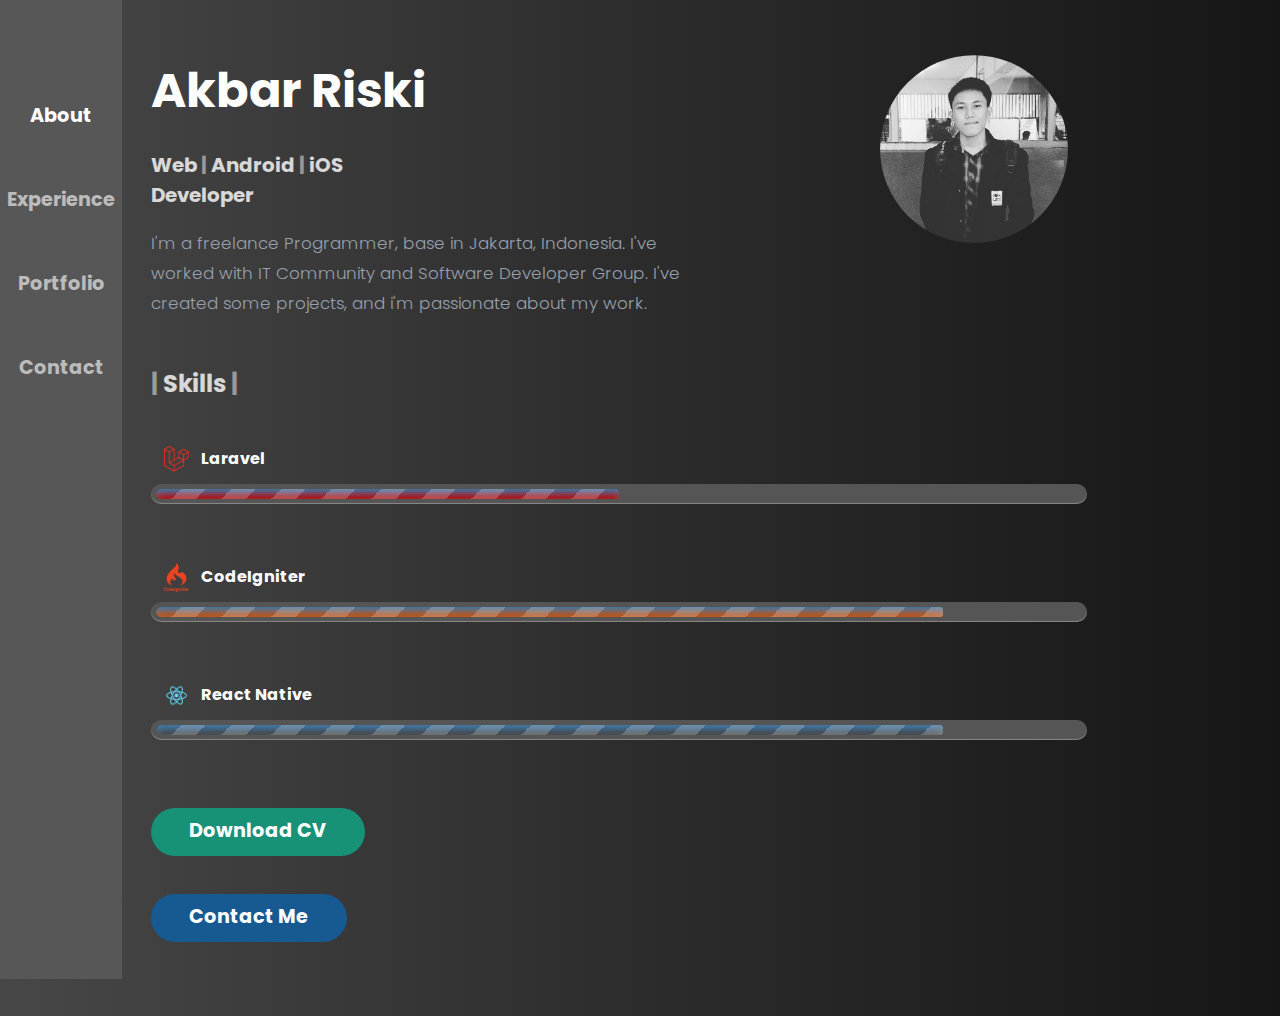
<file: index.html>
<!DOCTYPE html>
<html lang="en">
  <head>
    <meta charset="UTF-8" />
    <meta name="viewport" content="width=device-width, initial-scale=1.0" />
    <title>Akbar Riski's Profile</title>
    <!-- css -->
    <link rel="stylesheet" href="css/styles.css" />
    <!-- end css -->
  </head>
  <body>
    <div class="container">
      <div class="sidebar">
        <nav>
          <ul>
            <li><a href="#" class="thispage">About</a></li>
            <li><a href="./pages/experience.html">Experience</a></li>
            <li><a href="./pages/portfolio.html">Portfolio</a></li>
            <li><a href="./pages/contact.html">Contact</a></li>
          </ul>
        </nav>
      </div>
      <div class="content index">
        <section class="hero">
          <img src="assets/images/hero.jpeg" class="clipped pp" />
          <div class="hero-content">
            <h1 class="white-text">Akbar Riski</h1>
            <h5 class="white-text job-text">
              Web <span class="divider-text">|</span> Android
              <span class="divider-text">|</span> iOS
              <br />
              Developer
            </h5>
            <p>
              I'm a freelance Programmer, base in Jakarta, Indonesia. I've
              worked with IT Community and Software Developer Group. I've
              created some projects, and i'm passionate about my work.
            </p>
            <div class="skill">
              <h4 class="white-text job-text title">
                <span class="divider-text">| </span>Skills<span
                  class="divider-text"
                >
                  |</span
                >
              </h4>
              <div class="skillname white-text flex">
                <div class="icon-div">
                  <div class="centered-text-align">
                    <img
                      src="./assets/icons/laravel.png"
                      alt="laravel icon"
                      width="50%%"
                      height="50%"
                      class="skill-icon"
                    />
                  </div>
                </div>
                <div>
                  <h6>Laravel</h6>
                </div>
              </div>
              <div class="meter red animate">
                <span style="width: 50%;"><span></span></span>
              </div>
            </div>
            <div class="skill">
              <div class="skillname white-text flex">
                <div class="icon-div">
                  <div class="centered-text-align">
                    <img
                      src="./assets/icons/codeigniter.png"
                      alt="laravel icon"
                      width="50%%"
                      height="50%"
                      class="skill-icon"
                    />
                  </div>
                </div>
                <div>
                  <h6>CodeIgniter</h6>
                </div>
              </div>
              <div class="meter orange animate">
                <span style="width: 85%;"><span></span></span>
              </div>
            </div>
            <div class="skill">
              <div class="skillname white-text flex">
                <div class="icon-div">
                  <div class="centered-text-align">
                    <img
                      src="./assets/icons/react-native.png"
                      alt="react native icon"
                      width="70%%"
                      height="70%"
                      class="skill-icon"
                    />
                  </div>
                </div>
                <div>
                  <h6>React Native</h6>
                </div>
              </div>
              <div class="meter grey animate">
                <span style="width: 85%;"><span></span></span>
              </div>
            </div>
            <div>
              <a
                href="https://raw.githubusercontent.com/algorithmsEvolve/portfolio/master/cv/CV_AKBAR_RISKI.png"
                class="download-btn"
                >Download CV</a
              >
            </div>
            <div>
              <a
                href="https://wa.me/6289529229541?text=Hello,%20Akbar.%20I've%20seen%20your%20portfolio.%20"
                class="action-btn"
              >
                Contact Me
              </a>
            </div>
          </div>
        </section>
      </div>
    </div>
  </body>
  <!-- js -->
  <script src="js/jquery.min.js"></script>
  <script src="js/flickity.pkgd.min.js"></script>
  <script src="js/myjs.js"></script>
</html>
</file>
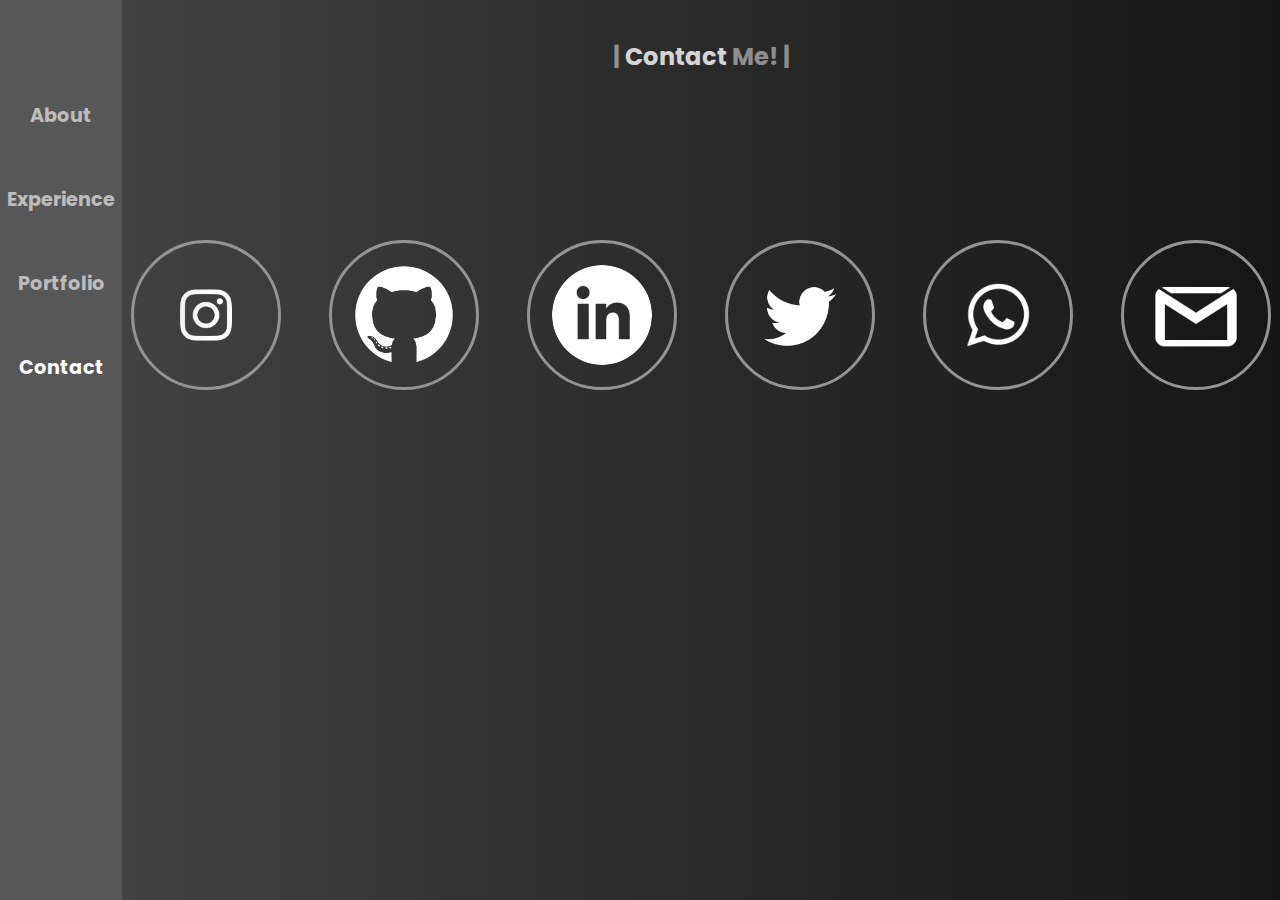
<file: pages/contact.html>
<!DOCTYPE html>
<html lang="en">
  <head>
    <meta charset="UTF-8" />
    <meta name="viewport" content="width=device-width, initial-scale=1.0" />
    <title>Akbar Riski's Profile - Contact Me!</title>
    <!-- css -->
    <link href="../css/bootstrap.min.css" rel="stylesheet" type="text/css" />
    <link rel="stylesheet" href="../css/contact-styles.css" type="text/css" />
    <link
      rel="stylesheet"
      href="../css/timeline-scroll.css"
      media="screen"
      type="text/css"
    />
    <!-- end css -->
  </head>
  <body>
    <div class="container">
      <div class="sidebar headerOnePage">
        <nav>
          <ul>
            <li><a href="../index.html">About</a></li>
            <li><a href="experience.html">Experience</a></li>
            <li><a href="portfolio.html">Portfolio</a></li>
            <li><a href="#" class="thispage">Contact</a></li>
          </ul>
        </nav>
      </div>
      <div class="content">
        <section class="contact">
          <h4 class="white-text job-text title">
            <span class="divider-text">| </span>Contact
            <span class="divider-text">Me!</span
            ><span class="divider-text"> |</span>
          </h4>

          <!-- card -->
          <div class="card-wrapper">
            <!-- ig -->
            <div class="sosmed-card zoom" id="ig">
              <button id="ig-follow-btn" class="follow-btn" disabled>
                Follow
              </button>
              <img
                id="ig-img"
                src="../assets/images/ig.png"
                class="clipped sosmed"
              />
            </div>
            <!-- end ig -->

            <!-- github -->
            <div class="sosmed-card zoom" id="github">
              <button id="github-follow-btn" class="follow-btn" disabled>
                Follow
              </button>
              <img
                id="github-img"
                src="../assets/images/github.png"
                class="clipped sosmed"
              />
            </div>
            <!-- end github -->

            <!-- linkedin -->
            <div class="sosmed-card zoom" id="linkedin">
              <button id="linkedin-follow-btn" class="follow-btn" disabled>
                Follow
              </button>
              <img
                id="linkedin-img"
                src="../assets/images/linkedin.png"
                class="clipped sosmed"
              />
            </div>
            <!-- end linkedin -->

            <!-- twitter -->
            <div class="sosmed-card zoom" id="twitter">
              <button id="twitter-follow-btn" class="follow-btn" disabled>
                Follow
              </button>
              <img
                id="twitter-img"
                src="../assets/images/twitter.png"
                class="clipped sosmed"
              />
            </div>
            <!-- end twitter -->

            <!-- wa -->
            <div class="sosmed-card zoom" id="wa">
              <button id="wa-follow-btn" class="follow-btn" disabled>
                Chat
              </button>
              <img
                id="wa-img"
                src="../assets/images/wa.png"
                class="clipped sosmed"
              />
            </div>
            <!-- end wa -->

            <!-- gmail -->
            <div class="sosmed-card zoom" id="gmail">
              <button id="gmail-follow-btn" class="follow-btn" disabled>
                Mail
              </button>
              <img
                id="gmail-img"
                src="../assets/images/gmail.png"
                class="clipped sosmed"
              />
            </div>
            <!-- end wa -->
          </div>
          <!-- end card -->
        </section>
      </div>
    </div>
  </body>
  <!-- The Modal -->
  <div id="myModal" class="modal">
    <!-- Modal content -->
    <div class="modal-content">
      <div class="modal-header">
        <span class="close">&times;</span>
        <h4>Mail <span class="divider-text">Me!</span></h4>
      </div>
      <div class="modal-body">
        <p>
          My email address : <br />
          <b>akbarriski9404@gmail.com</b>
        </p>
      </div>
    </div>
  </div>

  <!-- js -->
  <script src="../js/jquery.min.js"></script>
  <script src="../js/bootstrap.min.js"></script>
  <script src="../js/timeline-scroll.js"></script>
  <script src="../js/flickity.pkgd.min.js"></script>
  <script src="../js/myjs.js"></script>
</html>
</file>
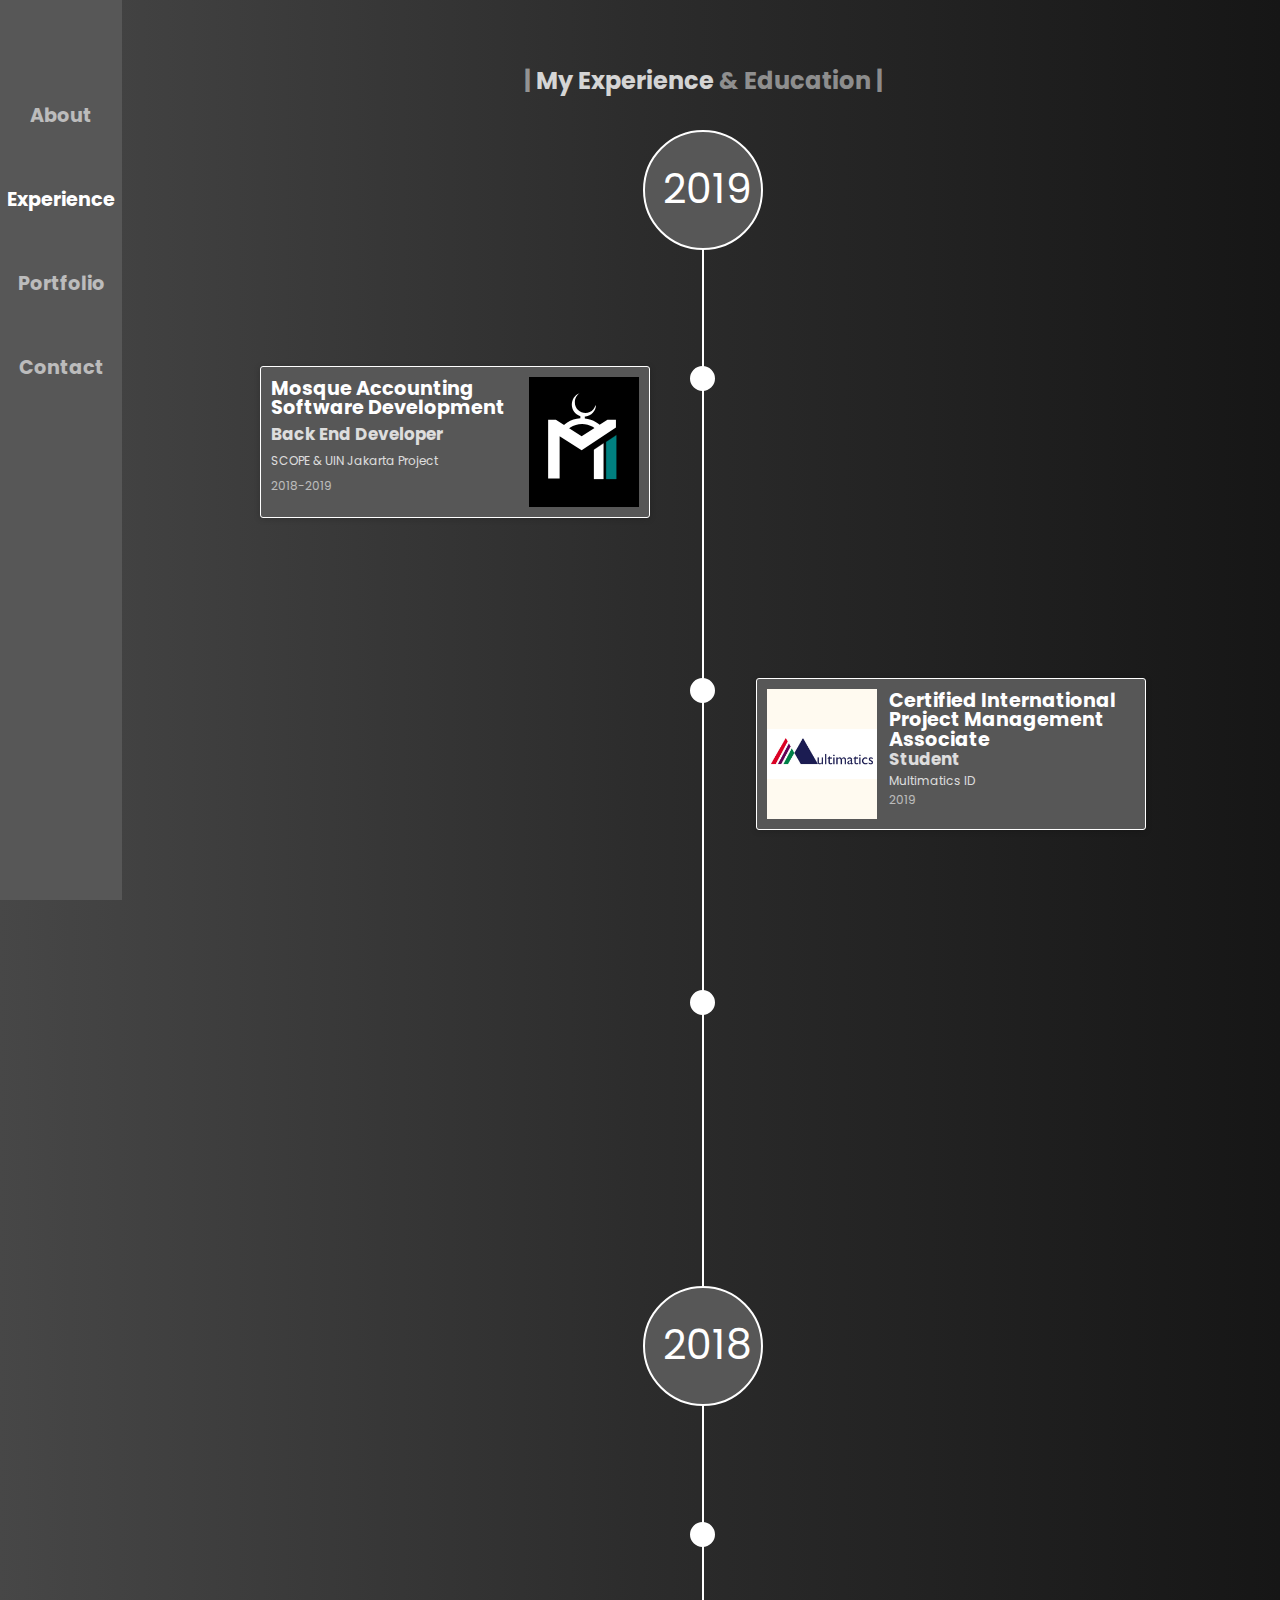
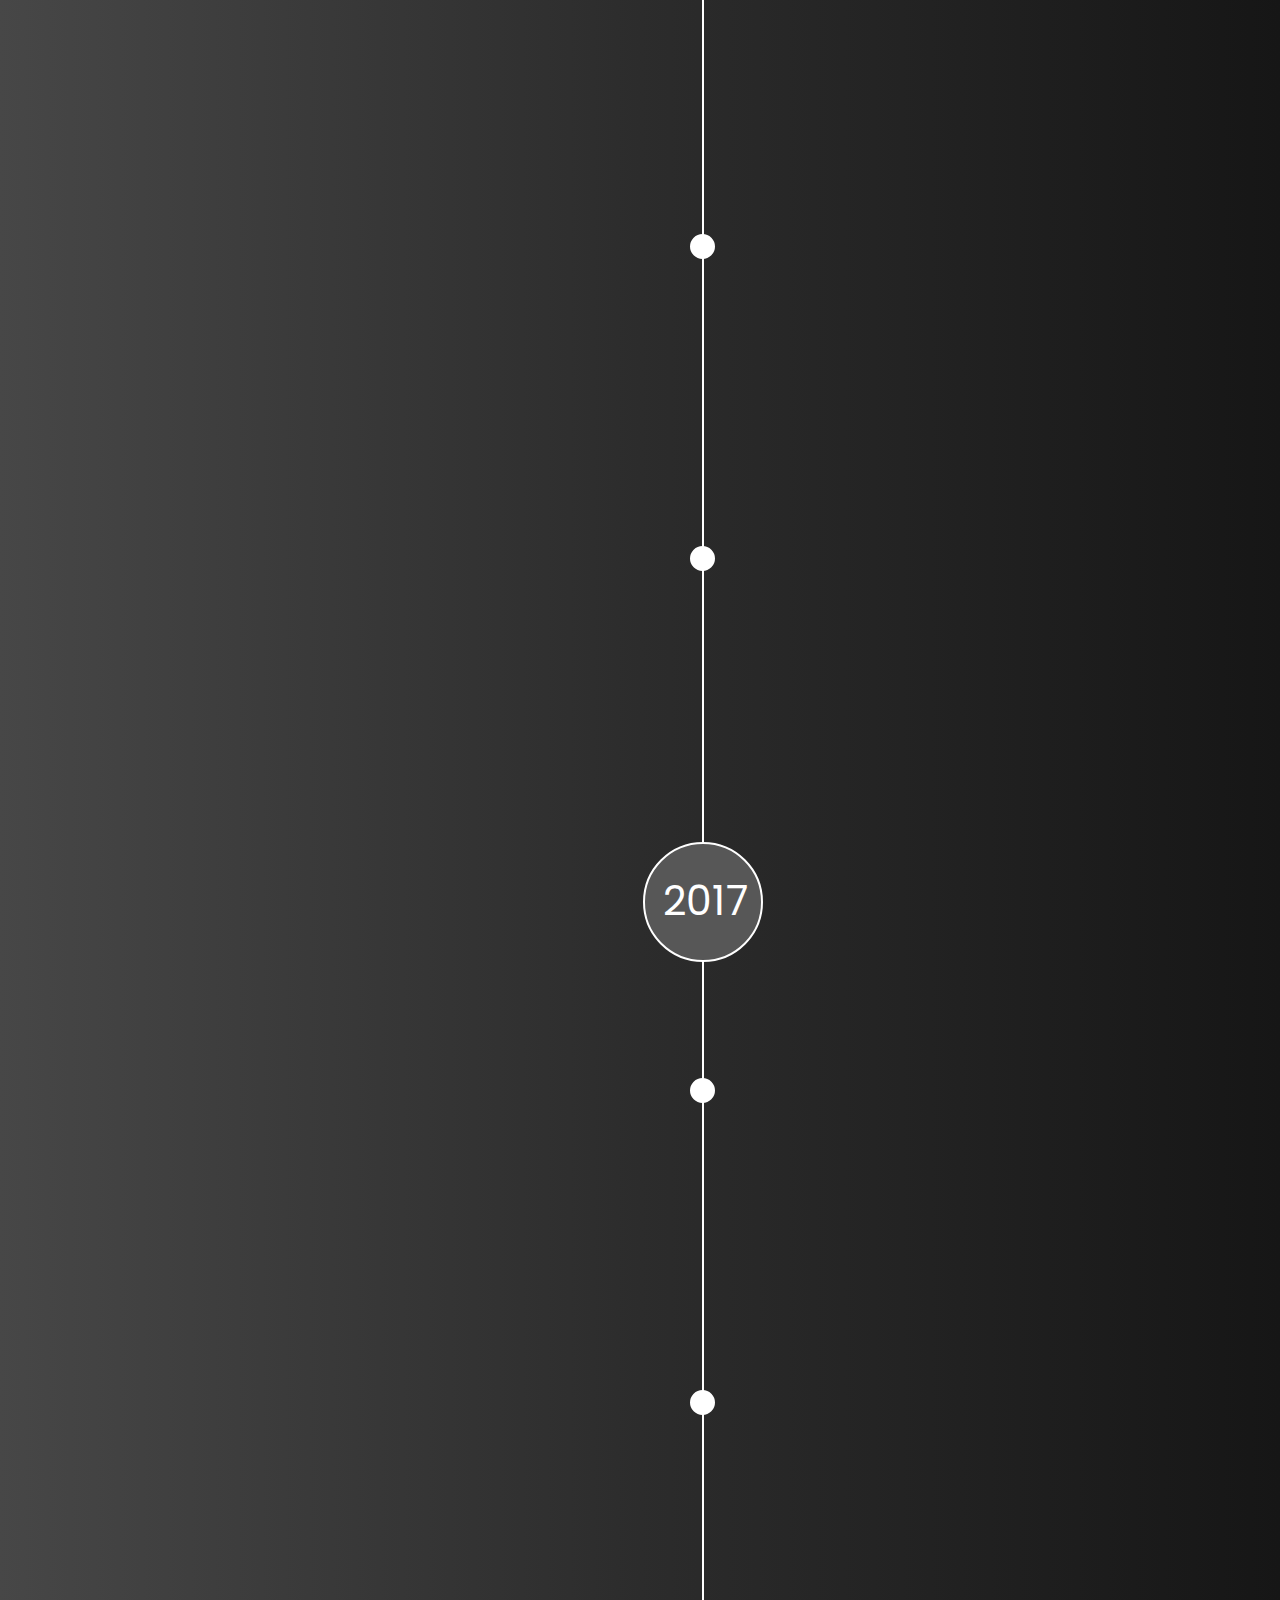
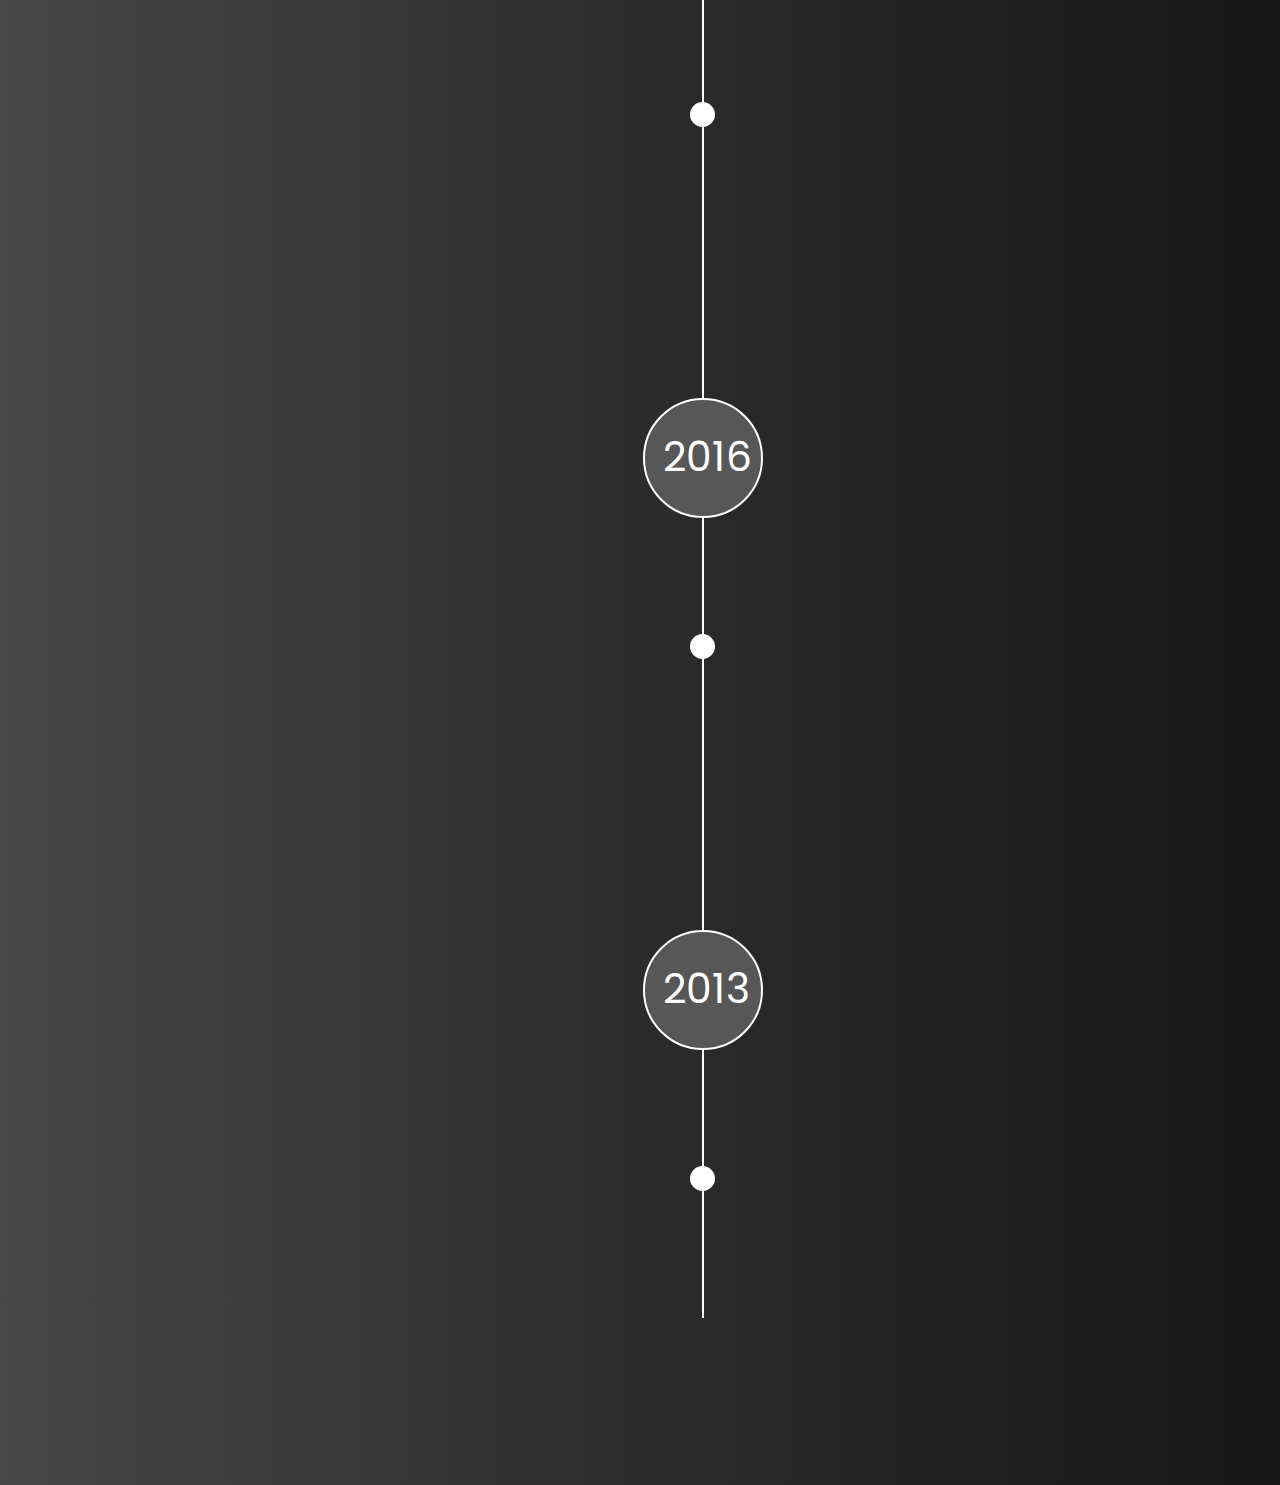
<file: pages/experience.html>
<!DOCTYPE html>
<html lang="en">
  <head>
    <meta charset="UTF-8" />
    <meta name="viewport" content="width=device-width, initial-scale=1.0" />
    <title>Akbar Riski's Profile - Experience</title>
    <!-- css -->
    <link href="../css/bootstrap.min.css" rel="stylesheet" type="text/css" />
    <link
      rel="stylesheet"
      href="../css/experience-styles.css"
      type="text/css"
    />
    <link
      rel="stylesheet"
      href="../css/timeline-scroll.css"
      media="screen"
      type="text/css"
    />
    <!-- end css -->
  </head>
  <body>
    <div class="container">
      <div class="sidebar headerOnePage">
        <nav>
          <ul>
            <li><a href="../index.html">About</a></li>
            <li><a href="#" class="thispage">Experience</a></li>
            <li><a href="portfolio.html">Portfolio</a></li>
            <li><a id="myBtn2" href="#">Contact</a></li>
          </ul>
        </nav>
      </div>
      <div class="content">
        <section class="experience">
          <h4 class="white-text job-text title">
            <span class="divider-text">| </span>My Experience <span class="divider-text">& Education</span><span
              class="divider-text"
            >
              |</span
            >
          </h4>
          <!-- timeline -->
          <!-- 2019 -->
          <div id="timeline">
            <div class="row timeline-movement timeline-movement-top">
              <div class="timeline-badge timeline-future-movement">
                <p>2019</p>
              </div>
            </div>
            <div class="row timeline-movement">
              <div class="timeline-badge center-left"></div>
              <div class="col-sm-6 timeline-item">
                <div class="row">
                  <div class="col-sm-11">
                    <div class="timeline-panel credits anim animate fadeInLeft">
                      <ul class="timeline-panel-ul">
                        <div class="lefting-wrap black-background">
                          <li class="img-wraping">
                            <a href="#"
                              ><img
                                src="../assets/images/mosacc-logo.svg"
                                class="img-responsive"
                                alt="mosacc"
                            /></a>
                          </li>
                        </div>
                        <div class="righting-wrap">
                          <li>
                            <a href="https://github.com/garasijogi/mosacc-backend" class="importo">Mosque Accounting Software Development</a>
                          </li>
                          <li>
                            <span class="causale font2">Back End Developer</span>
                          </li>
                          <li>
                            <span class="causale font3"
                              >SCOPE & UIN Jakarta Project
                            </span>
                          </li>
                          <li>
                            <p>
                              <small class="text-muted"
                                >
                                2018-2019</small
                              >
                            </p>
                          </li>
                        </div>
                        <div class="clear"></div>
                      </ul>
                    </div>
                  </div>
                </div>
              </div>
            </div>

            <div class="row timeline-movement">
              <div class="timeline-badge center-right"></div>
              <div class="offset-sm-6 col-sm-6 timeline-item">
                <div class="row">
                  <div class="offset-sm-1 col-sm-11">
                    <div class="timeline-panel debits anim animate fadeInRight">
                      <ul class="timeline-panel-ul">
                        <div class="lefting-wrap">
                          <li class="img-wraping">
                            <a href="#"
                              ><img
                                src="../assets/images/multimatics.jpg"
                                
                                class="contain img-responsive"
                                alt="multimatics"
                            /></a>
                          </li>
                        </div>
                        <div class="righting-wrap">
                          <li>
                            <a href="#" class="importo">Certified International Project Management Associate</a>
                          </li>
                          <li>
                            <span class="causale font2">Student</span>
                          </li>
                          <li>
                            <span class="causale font3">
                              Multimatics ID
                            </span>
                          </li>
                          <li>
                            <p>
                              <small class="text-muted"
                                >
                                2019</small
                              >
                            </p>
                          </li>
                        </div>
                        <div class="clear"></div>
                      </ul>
                    </div>
                  </div>
                </div>
              </div>
            </div>

            <div class="row timeline-movement">
              <div class="timeline-badge center-left"></div>
              <div class="col-sm-6 timeline-item">
                <div class="row">
                  <div class="col-sm-11">
                    <div class="timeline-panel credits anim animate fadeInLeft">
                      <ul class="timeline-panel-ul">
                        <div class="lefting-wrap">
                          <li class="img-wraping">
                            <a href="https://multimatics.co.id/"
                              ><img
                                src="../assets/images/multimatics.jpg"
                                
                                class="contain img-responsive"
                                alt="multimatics"
                            /></a>
                          </li>
                        </div>
                        <div class="righting-wrap">
                          <li>
                            <a href="#" class="importo">Certified International Specialist Data Modelling</a>
                          </li>
                          <li>
                            <span class="causale font2">Student</span>
                          </li>
                          <li>
                            <span class="causale font3"
                              >Multimatics ID
                            </span>
                          </li>
                          <li>
                            <p>
                              <small class="text-muted"
                                >
                                2019</small
                              >
                            </p>
                          </li>
                        </div>
                        <div class="clear"></div>
                      </ul>
                    </div>
                  </div>
                </div>
              </div>
            </div>
          <!-- 2019 end -->
          
          <!-- 2018 -->
          <div id="timeline">
            <div class="row timeline-movement timeline-movement-top">
              <div class="timeline-badge timeline-future-movement">
                <p>2018</p>
              </div>
            </div>

            <div class="row timeline-movement">
              <div class="timeline-badge center-right"></div>
              <div class="offset-sm-6 col-sm-6 timeline-item">
                <div class="row">
                  <div class="offset-sm-1 col-sm-11">
                    <div class="timeline-panel debits anim animate fadeInRight">
                      <ul class="timeline-panel-ul">
                        <div class="lefting-wrap">
                          <li class="img-wraping">
                            <a href="#"
                              ><img
                                src="../assets/images/garasijogi.jpg"
                                class="img-responsive contain"
                                alt="garasijogi"
                            /></a>
                          </li>
                        </div>
                        <div class="righting-wrap">
                          <li>
                            <a href="#" class="importo">Garasijogi Software Developer Group</a>
                          </li>
                          <li>
                            <span class="causale font2">Founder, Web Developer, Mobile Apps Developer</span>
                          </li>
                          <li>
                            <span class="causale font3">
                              garasijogi
                            </span>
                          </li>
                          <li>
                            <p>
                              <small class="text-muted"
                                >
                                2018-present</small
                              >
                            </p>
                          </li>
                        </div>
                        <div class="clear"></div>
                      </ul>
                    </div>
                  </div>
                </div>
              </div>
            </div>

            <div class="row timeline-movement">
              <div class="timeline-badge center-left"></div>
              <div class="col-sm-6 timeline-item">
                <div class="row">
                  <div class="col-sm-11">
                    <div class="timeline-panel credits anim animate fadeInLeft">
                      <ul class="timeline-panel-ul">
                        <div class="lefting-wrap">
                          <li class="img-wraping">
                            <a href="https://multimatics.co.id/"
                              ><img
                                src="../assets/images/multimatics.jpg"
                                
                                class="contain img-responsive"
                                alt="multimatics"
                            /></a>
                          </li>
                        </div>
                        <div class="righting-wrap">
                          <li>
                            <a href="#" class="importo">Microsoft Technology Associate: HTML5 AppDev Fundamentals</a>
                          </li>
                          <li>
                            <span class="causale font2">Student</span>
                          </li>
                          <li>
                            <span class="causale font3"
                              >Multimatics ID
                            </span>
                          </li>
                          <li>
                            <p>
                              <small class="text-muted">
                                2018</small
                              >
                            </p>
                          </li>
                        </div>
                        <div class="clear"></div>
                      </ul>
                    </div>
                  </div>
                </div>
              </div>
            </div>

            <div class="row timeline-movement">
              <div class="timeline-badge center-right"></div>
              <div class="offset-sm-6 col-sm-6 timeline-item">
                <div class="row">
                  <div class="offset-sm-1 col-sm-11">
                    <div class="timeline-panel debits anim animate fadeInRight">
                      <ul class="timeline-panel-ul">
                        <div class="lefting-wrap">
                          <li class="img-wraping">
                            <a href="#"
                              ><img
                                src="../assets/images/tomo.jpeg"
                                class="img-responsive contain"
                                alt="user-image"
                            /></a>
                          </li>
                        </div>
                        <div class="righting-wrap">
                          <li>
                            <a href="#" class="importo">PHP Fundamentals</a>
                          </li>
                          <li>
                            <span class="causale font2">Student</span>
                          </li>
                          <li>
                            <span class="causale font3">
                              Tomo Studio PHP Communtiy
                            </span>
                          </li>
                          <li>
                            <p>
                              <small class="text-muted"
                                >
                                2018</small
                              >
                            </p>
                          </li>
                        </div>
                        <div class="clear"></div>
                      </ul>
                    </div>
                  </div>
                </div>
              </div>
            </div>
            <!-- 2018 end -->

            <!-- 2017 -->
            <div class="row timeline-movement timeline-movement-top">
              <div class="timeline-badge timeline-future-movement">
                <p>2017</p>
              </div>
            </div>

            <div class="row timeline-movement">
              <div class="timeline-badge center-left"></div>
              <div class="col-sm-6 timeline-item">
                <div class="row">
                  <div class="col-sm-11">
                    <div class="timeline-panel credits anim animate fadeInLeft">
                      <ul class="timeline-panel-ul">
                        <div class="lefting-wrap">
                          <li class="img-wraping">
                            <a href="#"
                              ><img
                                src="../assets/images/iak.png"
                                class="img-responsive contain"
                                alt="iak"
                            /></a>
                          </li>
                        </div>
                        <div class="righting-wrap">
                          <li>
                            <a href="#" class="importo">Indonesia Android Kejar 2.0</a>
                          </li>
                          <li>
                            <span class="causale font2">Student</span>
                          </li>
                          <li>
                            <span class="causale font3"
                              >Google
                            </span>
                          </li>
                          <li>
                            <p>
                              <small class="text-muted">
                                2017</small
                              >
                            </p>
                          </li>
                        </div>
                        <div class="clear"></div>
                      </ul>
                    </div>
                  </div>
                </div>
              </div>
            </div>

            <div class="row timeline-movement">
              <div class="timeline-badge center-right"></div>
              <div class="offset-sm-6 col-sm-6 timeline-item">
                <div class="row">
                  <div class="offset-sm-1 col-sm-11">
                    <div class="timeline-panel debits anim animate fadeInRight">
                      <ul class="timeline-panel-ul">
                        <div class="lefting-wrap">
                          <li class="img-wraping">
                            <a href="https://multimatics.co.id/"
                              ><img
                                src="../assets/images/multimatics.jpg"
                                
                                class="contain img-responsive"
                                alt="multimatics"
                            /></a>
                          </li>
                        </div>
                        <div class="righting-wrap">
                          <li>
                            <a href="#" class="importo">Certified International Business Intelligence Associate</a>
                          </li>
                          <li>
                            <span class="causale font2">Student</span>
                          </li>
                          <li>
                            <span class="causale font3"
                              >Multimatics ID
                            </span>
                          </li>
                          <li>
                            <p>
                              <small class="text-muted"
                                >
                                2017</small
                              >
                            </p>
                          </li>
                        </div>
                        <div class="clear"></div>
                      </ul>
                    </div>
                  </div>
                </div>
              </div>
            </div>

            <div class="row timeline-movement">
              <div class="timeline-badge center-left"></div>
              <div class="col-sm-6 timeline-item">
                <div class="row">
                  <div class="col-sm-11">
                    <div class="timeline-panel credits anim animate fadeInLeft">
                      <ul class="timeline-panel-ul">
                        <div class="lefting-wrap">
                          <li class="img-wraping">
                            <a href="#"
                              ><img
                                src="../assets/images/himsi.png"
                                class="img-responsive contain"
                                alt="user-image"
                            /></a>
                          </li>
                        </div>
                        <div class="righting-wrap">
                          <li>
                            <a href="#" class="importo">Mini Club Developer: Java</a>
                          </li>
                          <li>
                            <span class="causale font2">Student</span>
                          </li>
                          <li>
                            <span class="causale font3"
                              >HIMSI UIN Jakarta
                            </span>
                          </li>
                          <li>
                            <p>
                              <small class="text-muted"
                                >
                                2017</small
                              >
                            </p>
                          </li>
                        </div>
                        <div class="clear"></div>
                      </ul>
                    </div>
                  </div>
                </div>
              </div>
            </div>
            <!-- 2017 end -->

            <!-- 2016 -->
              <div class="row timeline-movement timeline-movement-top">
                <div class="timeline-badge timeline-future-movement">
                  <p>2016</p>
                </div>
              </div>

              <div class="row timeline-movement">
                <div class="timeline-badge center-right"></div>
                <div class="offset-sm-6 col-sm-6 timeline-item">
                  <div class="row">
                    <div class="offset-sm-1 col-sm-11">
                      <div class="timeline-panel debits anim animate fadeInRight">
                        <ul class="timeline-panel-ul">
                          <div class="lefting-wrap">
                            <li class="img-wraping">
                              <a href="https://multimatics.co.id/"
                              ><img
                                src="../assets/images/multimatics.jpg"
                                
                                class="contain img-responsive"
                                alt="multimatics"
                            /></a>
                            </li>
                          </div>
                          <div class="righting-wrap">
                            <li>
                              <a href="#" class="importo">Supply Chain Management</a>
                            </li>
                            <li>
                              <span class="causale font2">Student</span>
                            </li>
                            <li>
                              <span class="causale font3"
                                >Multimatics ID
                              </span>
                            </li>
                            <li>
                              <p>
                                <small class="text-muted"
                                  >
                                  2016</small
                                >
                              </p>
                            </li>
                          </div>
                          <div class="clear"></div>
                        </ul>
                      </div>
                    </div>
                  </div>
                </div>
              </div>
            <!-- 2016 end -->

            <!-- 2013 -->
              <div class="row timeline-movement timeline-movement-top">
                <div class="timeline-badge timeline-future-movement">
                  <p>2013</p>
                </div>
              </div>

              <div class="row timeline-movement">
                <div class="timeline-badge center-left"></div>
                <div class="col-sm-6 timeline-item">
                  <div class="row">
                    <div class="col-sm-11">
                      <div class="timeline-panel credits anim animate fadeInLeft">
                        <ul class="timeline-panel-ul">
                          <div class="lefting-wrap black-background">
                            <li class="img-wraping">
                              <a href="#"
                                  ><img
                                    src="../assets/images/itclub.jpeg"
                                    class="contain img-responsive"
                                    alt="itsman63jakarta"
                                /></a>
                            </li>
                          </div>
                          <div class="righting-wrap">
                            <li>
                              <a href="#" class="importo">IT Club</a>
                            </li>
                            <li>
                              <span class="causale font2">Member</span>
                            </li>
                            <li>
                              <span class="causale font3">IT Club SMAN 63 Jakarta</span>
                            </li>
                            <li>
                              <p>
                                <small class="text-muted"
                                  ><i class="glyphicon glyphicon-time"></i>2013</small
                                >
                              </p>
                            </li>
                          </div>
                          <div class="clear"></div>
                        </ul>
                      </div>
                    </div>
                  </div>
                </div>
              </div>
              
              
          </div>
          <!-- end timeline -->
        </section>
      </div>
    </div>
    <div id="myModal" class="modal">
      <!-- Modal content -->
      <div class="modal-content">
        <div class="modal-header">
          <span class="close">&times;</span>
          <h2>Sorry..</h2>
        </div>
        <div class="modal-body">
          <p>This page is still under construction.</p>
        </div>
      </div>
    </div>
  </body>
  <!-- js -->
  <script src="../js/jquery.min.js"></script>
  <script src="../js/bootstrap.min.js"></script>
  <script src="../js/timeline-scroll.js"></script>
  <script src="../js/flickity.pkgd.min.js"></script>
  <script src="../js/myjs.js"></script>
</html>
</file>
<file: css/styles.css>
@import url("https://fonts.googleapis.com/css2?family=Poppins&display=swap");
body {
  font-family: "Poppins", sans-serif;
  background: linear-gradient(
    to right,
    rgb(71, 71, 71),
    rgb(44, 44, 44),
    rgb(22, 22, 22)
  );
  margin: 0;
  padding: 0;
  transition: 0.8s;
  justify-content: center;
  line-height: 1.5;
}

/* flickity */
.carousel {
  background: transparent;
}

.carousel img {
  display: block;
  height: 200px;
}

@media screen and (min-width: 768px) {
  .carousel img {
    height: 400px;
  }
}
/* end flickity */

.job-text {
  opacity: 0.8;
}

.divider-text {
  opacity: 0.6;
}

.content {
  grid-area: content;
}

img.clipped {
  clip-path: circle();
}

.sidebar {
  z-index: 1;
  position: fixed;
  width: 100vw;
  grid-area: sidebar;
  background: #696969;
  justify-content: center;
}

.footer {
  grid-area: footer;
  background: #575757;
  width: 100vw;
}

.container {
  font-size: 1.5em;
  width: 100%;
  height: 100vh;
  display: grid;
  grid-template-areas:
    "sidebar"
    "content"
    "footer";
  grid-template-columns: 1fr;
  align-items: center;
}

.content,
.sidebar,
.footer {
  padding: 0.3em 0em 0.3em 0em;
}

nav ul {
  margin: 0;
  padding: 0;
  display: flex;
  justify-content: space-around;
  text-align: center;
}

nav li {
  list-style: none;
  padding: 1em 0;
}

nav li a {
  color: white;
  font-weight: 700;
  opacity: 0.6;
  text-decoration: none;
  transition: 0.3s;
  font-size: 80%;
}

nav li a:hover {
  opacity: 1;
}

.thispage {
  opacity: 1;
}

.portfolio-image {
  text-align: center;
}

.experience {
  text-align: center;
}

.hero {
  max-width: 960px;
  margin: 0 auto;
  margin-top: 5em;
  text-align: center;
}

.hero-content {
  margin-left: 0.5em;
  margin-right: 0.5em;
}

.hero img.pp {
  width: 200px;
}

.hero h1 h3 {
  font-weight: 300;
  color: #373d46;
}

.hero p {
  font-weight: 300;
  line-height: 1.8em;
  color: #98a0ad;
  font-size: 0.7em;
}

.action-btn {
  display: inline-block;
  text-decoration: none;
  color: white;
  font-weight: 700;
  font-size: 0.8em;
  background: #175a92;
  padding: 0.5em 2em;
  border-radius: 40px;
  margin: 1em 0;
}

.action-btn:hover {
  box-shadow: 0 0px 25px rgb(38, 78, 165);
}
.download-btn {
  display: inline-block;
  text-decoration: none;
  color: white;
  font-weight: 700;
  font-size: 0.8em;
  background: #179277;
  padding: 0.5em 2em;
  border-radius: 40px;
  margin: 1em 0;
}

.download-btn:hover {
  box-shadow: 0 0px 25px #179277;
}

footer ul {
  max-width: 640px;
  margin: 2em auto;
  padding: 0;
  text-align: center;
  display: flex;
  flex-direction: row;
}

footer ul li {
  list-style: none;
  align-self: flex-end;
}

footer ul li a {
  text-decoration: none;
  color: #c1c6ce;
}

svg {
  width: 40%;
}

footer p {
  font-size: 0.5em;
  opacity: 0.7;
}

/* custom css */
h1.white-text {
  color: white;
}

.white-text {
  color: white;
}

.flex {
  display: flex;
  flex-direction: row;
}

.float-left {
  float: left;
}

.icon-div {
  width: 50px;
  height: 50px;
  padding: 0;
  display: flex;
  align-items: center;
}

.skillname {
  margin-left: -1em;
  justify-content: center;
  align-items: center;
}

.centered-text-align {
  text-align: center;
  display: flex;
  align-items: center;
  padding: 0;
}

.skill-icon {
  margin: auto;
}
/* skills meter */
.meter {
  height: 10px; /* Can be anything */
  position: relative;
  background: #555;
  -moz-border-radius: 25px;
  -webkit-border-radius: 25px;
  border-radius: 25px;
  padding: 5px;
  box-shadow: inset 0 -1px 1px rgba(255, 255, 255, 0.3);
  transition: 0.3s;
}
.meter > span {
  display: block;
  height: 100%;
  border-top-right-radius: 8px;
  border-bottom-right-radius: 8px;
  border-top-left-radius: 20px;
  border-bottom-left-radius: 20px;
  background-color: rgb(43, 194, 83);
  background-image: linear-gradient(
    center bottom,
    rgb(43, 194, 83) 37%,
    rgb(84, 240, 84) 69%
  );
  box-shadow: inset 0 2px 9px rgba(255, 255, 255, 0.3),
    inset 0 -2px 6px rgba(0, 0, 0, 0.4);
  position: relative;
  overflow: hidden;
}
.grey > span {
  background-color: #6e6e6e;
  background-image: linear-gradient(to bottom, #175a92, #505050);
}

.orange > span {
  background-color: #6e6e6e;
  background-image: linear-gradient(to bottom, #175a92, #ff5e00);
}

.red > span {
  background-color: #6e6e6e;
  background-image: linear-gradient(to bottom, #175a92, #e90202);
}

.meter > span:after,
.animate > span > span {
  content: "";
  position: absolute;
  top: 0;
  left: 0;
  bottom: 0;
  right: 0;
  background-image: linear-gradient(
    -45deg,
    rgba(255, 255, 255, 0.2) 25%,
    transparent 25%,
    transparent 50%,
    rgba(255, 255, 255, 0.2) 50%,
    rgba(255, 255, 255, 0.2) 75%,
    transparent 75%,
    transparent
  );
  z-index: 1;
  background-size: 50px 50px;
  animation: move 2s linear infinite;
  border-top-right-radius: 8px;
  border-bottom-right-radius: 8px;
  border-top-left-radius: 20px;
  border-bottom-left-radius: 20px;
  overflow: hidden;
}
.animate > span:after {
  display: none;
}
@keyframes move {
  0% {
    background-position: 0 0;
  }
  100% {
    background-position: 50px 50px;
  }
}
.meter > span:after,
.animate > span > span {
  animation: move 2s linear infinite;
}
@keyframes expandWidth {
  0% {
    width: 0;
  }
  100% {
    width: auto;
  }
}
/* end skill meter */
h6 {
  margin-block-start: 0;
  margin-block-end: 0;
  margin-inline-start: 0;
  margin-inline-end: 0;
  padding-block-start: 0;
  padding-block-end: 0;
  padding-inline-start: 0;
  padding-inline-end: 0;
}

h1,
h5 {
  margin-block-start: 0.5em;
  margin-block-end: 0.5em;
  margin-inline-start: 0;
  margin-inline-end: 0;
  padding-block-start: 0;
  padding-block-end: 0;
  padding-inline-start: 0;
  padding-inline-end: 0;
}

div.skill {
  margin: 2em 0 2em 0;
}

/* end custom css */

/* responsive */
@media (min-width: 1040px) {
  .sidebar {
    padding-left: 0.3em;
    padding-right: 0.3em;
    width: unset;
    height: 100vh;
  }
  .container {
    height: 100vh;
    grid-template-areas:
      "sidebar content"
      "sidebar footer";
    grid-template-columns: 150px 1fr;
    grid-template-rows: 1fr auto;
    align-items: unset;
  }

  .index {
    margin-left: -8em !important;
  }

  .content {
    margin-left: -1em;
  }

  nav ul {
    display: flex;
    justify-content: space-between;
    flex-direction: column;
  }

  .sidebar {
    background: #575757;
    padding-top: 3em;
  }

  .skillname {
    margin-left: 0;
    justify-content: unset;
    align-items: center;
  }

  .hero {
    text-align: left;
    margin: 2em auto;
  }

  .hero img.pp {
    width: 250px;
    float: right;
  }

  .hero h1 {
    font-size: 2em;
  }

  .hero p {
    width: 60%;
  }

  footer ul {
    max-width: 960px;
    margin: 0 auto;
    padding: 2em 0;
  }

  svg {
    width: 20%;
  }
}
</file>
<file: css/contact-styles.css>
@import url("https://fonts.googleapis.com/css2?family=Poppins&display=swap");
html {
  overflow-x: hidden;
}
body {
  font-family: "Poppins", sans-serif !important;
  background: linear-gradient(
    to right,
    rgb(71, 71, 71),
    rgb(44, 44, 44),
    rgb(22, 22, 22)
  ) !important;
  margin: 0 !important;
  padding: 0 !important;
  transition: 0.8s !important;
  justify-content: center !important;
}

#timeline .timeline-badge.center-left,
#timeline .timeline-badge.center-right {
  opacity: 0 !important;
}

.experience h4 {
  font-weight: bold;
}

.contact h4 {
  font-weight: bold;
}

.font2 {
  color: white;
  opacity: 0.8;
  font-size: 0.7em;
  font-weight: bold;
}

.font3 {
  opacity: 0.8;
  color: white;
  font-size: 0.5em;
}

.divider-text {
  opacity: 0.6 !important;
}

.black-background {
  background-color: black !important;
}

img.contain {
  height: unset !important;
  position: absolute;
  top: 0;
  bottom: 0;
  margin: auto;
}

#timeline
  .timeline-movement
  .timeline-item
  .timeline-panel.debits
  .timeline-panel-ul
  .lefting-wrap,
#timeline
  .timeline-movement
  .timeline-item
  .timeline-panel.credits
  .timeline-panel-ul
  .lefting-wrap {
  position: relative !important;
}

.job-text {
  opacity: 0.8;
}

.content {
  grid-area: content !important;
  margin: 5em auto auto auto;
}

.text-muted {
  color: white !important;
  opacity: 0.6 !important;
  font-size: 0.5em !important;
}

#timeline .timeline-movement .timeline-item .timeline-panel {
  text-align: left !important;
  line-height: 0.8 !important;
}

.sidebar {
  left: 0;
  z-index: 10 !important;
  position: fixed !important;
  width: 100vw !important;
  grid-area: sidebar !important;
  background: #696969 !important;
  justify-content: center !important;
}

.container {
  font-size: 1.5em !important;
  width: 100% !important;
  height: 100vh !important;
  display: grid !important;
  grid-template-areas:
    "sidebar"
    "content"
    "footer" !important;
  grid-template-columns: 1fr !important;
  align-items: center !important;
}

.content,
.sidebar,
.footer {
  padding: 0.3em 0em 0.3em 0em !important;
}

nav ul {
  margin: 0 !important;
  padding: 0 !important;
  display: flex !important;
  justify-content: space-around !important;
  text-align: center !important;
}

nav li {
  list-style: none !important;
  padding: 1em 0 !important;
}

nav li a {
  color: white !important;
  font-weight: 700 !important;
  opacity: 0.6 !important;
  text-decoration: none !important;
  transition: 0.3s !important;
  font-size: 80% !important;
}

nav li a:hover {
  opacity: 1 !important;
}

.thispage {
  opacity: 1 !important;
}

.portfolio-image {
  text-align: center !important;
}

.experience {
  text-align: center !important;
}

.contact {
  text-align: center !important;
}

.hero {
  max-width: 960px !important;
  margin: 0 auto !important;
  margin-top: 5em !important;
  text-align: center !important;
}

/* custom css */
h1.white-text {
  color: white !important;
}

.white-text {
  color: white !important;
}

.flex {
  display: flex !important;
  flex-direction: row !important;
}

.float-left {
  float: left !important;
}

h6 {
  margin-block-start: 0 !important;
  margin-block-end: 0 !important;
  margin-inline-start: 0 !important;
  margin-inline-end: 0 !important;
  padding-block-start: 0 !important;
  padding-block-end: 0 !important;
  padding-inline-start: 0 !important;
  padding-inline-end: 0 !important;
}

h1,
h5 {
  margin-block-start: 0.5em !important;
  margin-block-end: 0.5em !important;
  margin-inline-start: 0 !important;
  margin-inline-end: 0 !important;
  padding-block-start: 0 !important;
  padding-block-end: 0 !important;
  padding-inline-start: 0 !important;
  padding-inline-end: 0 !important;
}

/* card */
.card-wrapper {
  display: block;
}

img.clipped {
  clip-path: circle();
  margin: auto;
  display: block;
}

div.sosmed-card {
  margin: 2em;
  border-radius: 50%;
  width: 100px;
  height: 100px;
  display: flex;
  align-items: center;
  justify-content: center;
  border: 3px solid rgb(148, 148, 148);
}

.follow-btn {
  display: none;
  position: absolute;
  z-index: 30;
  width: 5em;
  height: 2em;
  font-size: 0.5em;
  /* btn */
  background: #575757;
  color: white;
  border: 0px;
  justify-content: center;
  border-radius: 40px;
  box-shadow: 0 0px 5px #575757;
}

.follow-btn:hover {
  color: white;
  text-decoration: none !important;
}

.zoom {
  transition: transform 0.2s; /* Animation */
}

.zoom:hover {
  transform: scale(
    1.5
  ); /* (150% zoom - Note: if the zoom is too large, it will go outside of the viewport) */
}

img.sosmed {
  width: 80px;
}

.zoom:hover {
  box-shadow: 0 0px 10px rgb(148, 148, 148);
}
/* end card */

/* end custom css */

/* responsive */
@media (min-width: 1040px) {
  .sidebar {
    width: unset !important;
    height: 100vh !important;
    padding-left: 0.3em !important;
    padding-right: 0.3em !important;
  }
  #timeline .timeline-badge.center-left,
  #timeline .timeline-badge.center-right {
    opacity: 1 !important;
  }
  .container {
    height: 100vh !important;
    grid-template-areas:
      "sidebar content"
      "sidebar footer" !important;
    grid-template-columns: 150px 1fr !important;
    grid-template-rows: 1fr auto !important;
    align-items: unset !important;
  }

  .card-wrapper {
    display: flex;
    max-width: 100vw;
    margin-top: 16vh;
    margin-left: -10vw;
  }

  div.sosmed-card {
    margin: 1em;
    width: 150px;
    height: 150px;
  }

  .contact h4 {
    margin-left: -10vw;
  }

  img.sosmed {
    width: 100px;
  }

  .index {
    margin-left: -8em !important;
  }

  .content {
    margin: 5em unset unset -1em;
    margin-top: 1.5em;
  }

  nav ul {
    display: flex !important;
    justify-content: space-between !important;
    flex-direction: column !important;
  }

  .sidebar {
    background: #575757 !important;
    padding-top: 3em !important;
  }
}

/* modal */
/* The Modal (background) */
.modal {
  text-align: center;
  display: none; /* Hidden by default */
  position: fixed; /* Stay in place */
  z-index: 20; /* Sit on top */
  left: 0;
  top: 0;
  width: 100%; /* Full width */
  height: 100%; /* Full height */
  overflow: auto; /* Enable scroll if needed */
  background-color: rgb(0, 0, 0); /* Fallback color */
  background-color: rgba(0, 0, 0, 0.4); /* Black w/ opacity */
  -webkit-animation-name: fadeIn; /* Fade in the background */
  -webkit-animation-duration: 0.4s;
  animation-name: fadeIn;
  animation-duration: 0.4s;
}

.modal h4 {
  font-weight: bold;
}

/* Modal Content */
.modal-content {
  position: fixed;
  bottom: 0;
  background-color: #fefefe;
  width: 100%;
  -webkit-animation-name: slideIn;
  -webkit-animation-duration: 0.4s;
  animation-name: slideIn;
  animation-duration: 0.4s;
}

/* The Close Button */
.close {
  color: white;
  float: right;
  font-size: 28px;
  font-weight: bold;
}

.close:hover,
.close:focus {
  color: red;
  text-decoration: none;
  cursor: pointer;
}

.modal-header {
  display: unset;
  padding: 2px 16px;
  background-color: #575757;
  color: white;
}

.modal-body {
  padding: 2px 16px;
}

.modal-footer {
  padding: 2px 16px;
  background-color: #5cb85c;
  color: white;
}
/* end modal */
</file>
<file: css/experience-styles.css>
@import url("https://fonts.googleapis.com/css2?family=Poppins&display=swap");
html {
  overflow-x: hidden;
}
body {
  font-family: "Poppins", sans-serif !important;
  background: linear-gradient(
    to right,
    rgb(71, 71, 71),
    rgb(44, 44, 44),
    rgb(22, 22, 22)
  ) !important;
  margin: 0 !important;
  padding: 0 !important;
  transition: 0.8s !important;
  justify-content: center !important;
}

#timeline .timeline-badge.center-left,
#timeline .timeline-badge.center-right {
  opacity: 0 !important;
}

.experience h4 {
  font-weight: bold;
}

.font2 {
  color: white;
  opacity: 0.8;
  font-size: 0.7em;
  font-weight: bold;
}

.font3 {
  opacity: 0.8;
  color: white;
  font-size: 0.5em;
}

.divider-text {
  opacity: 0.6 !important;
}

.black-background {
  background-color: black !important;
}

img.contain {
  height: unset !important;
  position: absolute;
  top: 0;
  bottom: 0;
  margin: auto;
}

#timeline
  .timeline-movement
  .timeline-item
  .timeline-panel.debits
  .timeline-panel-ul
  .lefting-wrap,
#timeline
  .timeline-movement
  .timeline-item
  .timeline-panel.credits
  .timeline-panel-ul
  .lefting-wrap {
  position: relative !important;
}

.job-text {
  opacity: 0.8;
}

.content {
  margin-top: 2.5em;
  grid-area: content !important;
}

.text-muted {
  color: white !important;
  opacity: 0.6 !important;
  font-size: 0.5em !important;
}

#timeline .timeline-movement .timeline-item .timeline-panel {
  text-align: left !important;
  line-height: 0.8 !important;
}

.sidebar {
  left: 0;
  z-index: 10 !important;
  position: fixed !important;
  width: 100vw !important;
  grid-area: sidebar !important;
  background: #696969 !important;
  justify-content: center !important;
}

.container {
  font-size: 1.5em !important;
  width: 100% !important;
  height: 100vh !important;
  display: grid !important;
  grid-template-areas:
    "sidebar"
    "content"
    "footer" !important;
  grid-template-columns: 1fr !important;
  align-items: center !important;
}

.content,
.sidebar,
.footer {
  padding: 0.3em 0em 0.3em 0em !important;
}

nav ul {
  margin: 0 !important;
  padding: 0 !important;
  display: flex !important;
  justify-content: space-around !important;
  text-align: center !important;
}

nav li {
  list-style: none !important;
  padding: 1em 0 !important;
}

nav li a {
  color: white !important;
  font-weight: 700 !important;
  opacity: 0.6 !important;
  text-decoration: none !important;
  transition: 0.3s !important;
  font-size: 80% !important;
}

nav li a:hover {
  opacity: 1 !important;
}

.thispage {
  opacity: 1 !important;
}

.portfolio-image {
  text-align: center !important;
}

.experience {
  text-align: center !important;
}

.hero {
  max-width: 960px !important;
  margin: 0 auto !important;
  margin-top: 5em !important;
  text-align: center !important;
}

/* custom css */
h1.white-text {
  color: white !important;
}

.white-text {
  color: white !important;
}

.flex {
  display: flex !important;
  flex-direction: row !important;
}

.float-left {
  float: left !important;
}

h6 {
  margin-block-start: 0 !important;
  margin-block-end: 0 !important;
  margin-inline-start: 0 !important;
  margin-inline-end: 0 !important;
  padding-block-start: 0 !important;
  padding-block-end: 0 !important;
  padding-inline-start: 0 !important;
  padding-inline-end: 0 !important;
}

h1,
h5 {
  margin-block-start: 0.5em !important;
  margin-block-end: 0.5em !important;
  margin-inline-start: 0 !important;
  margin-inline-end: 0 !important;
  padding-block-start: 0 !important;
  padding-block-end: 0 !important;
  padding-inline-start: 0 !important;
  padding-inline-end: 0 !important;
}

/* end custom css */

/* responsive */
@media (min-width: 1040px) {
  .sidebar {
    width: unset !important;
    height: 100vh !important;
    padding-left: 0.3em !important;
    padding-right: 0.3em !important;
  }
  #timeline .timeline-badge.center-left,
  #timeline .timeline-badge.center-right {
    opacity: 1 !important;
  }
  .container {
    height: 100vh !important;
    grid-template-areas:
      "sidebar content"
      "sidebar footer" !important;
    grid-template-columns: 150px 1fr !important;
    grid-template-rows: 1fr auto !important;
    align-items: unset !important;
  }

  .index {
    margin-left: -8em !important;
  }

  .content {
    margin-left: -1em !important;
  }

  nav ul {
    display: flex !important;
    justify-content: space-between !important;
    flex-direction: column !important;
  }

  .sidebar {
    background: #575757 !important;
    padding-top: 3em !important;
  }
}

/* modal */
/* The Modal (background) */
.modal {
  display: none; /* Hidden by default */
  position: fixed; /* Stay in place */
  z-index: 20; /* Sit on top */
  left: 0;
  top: 0;
  width: 100%; /* Full width */
  height: 100%; /* Full height */
  overflow: auto; /* Enable scroll if needed */
  background-color: rgb(0, 0, 0); /* Fallback color */
  background-color: rgba(0, 0, 0, 0.4); /* Black w/ opacity */
}

/* Modal Content/Box */
.modal-content {
  background-color: #fefefe;
  margin: 15% auto; /* 15% from the top and centered */
  padding: 20px;
  border: 1px solid #888;
  width: 80%; /* Could be more or less, depending on screen size */
}

/* The Close Button */
.close {
  color: #aaa;
  float: right;
  font-size: 28px;
  font-weight: bold;
}

.close:hover,
.close:focus {
  color: black;
  text-decoration: none;
  cursor: pointer;
}
/* Modal Header */
.modal-header {
  display: block;
  background-color: #575757;
  color: white;
}

.modal-header h2 {
  font-size: 1.5em !important;
}

/* Modal Body */
.modal-body {
  padding: 2px 16px;
}

/* Modal Content */
.modal-content {
  position: relative;
  background-color: #fefefe;
  margin: auto;
  padding: 0;
  border: 1px solid #888;
  width: 80%;
  box-shadow: 0 4px 8px 0 rgba(0, 0, 0, 0.2), 0 6px 20px 0 rgba(0, 0, 0, 0.19);
  animation-name: animatetop;
  animation-duration: 0.4s;
}

/* Add Animation */
@keyframes animatetop {
  from {
    top: -300px;
    opacity: 0;
  }
  to {
    top: 0;
    opacity: 1;
  }
}

/* end modal */
</file>
<file: css/timeline-scroll.css>
/**************Animation File Start Here (animate.css)****************/
/**************Copy and Save this in another file (animate.css)****************/

/* Animation Delay */
.d01 {
  animation-delay: 0.1s;
  -moz-animation-delay: 0.1s;
  -webkit-animation-delay: 0.1s;
}
.d02 {
  animation-delay: 0.2s;
  -moz-animation-delay: 0.2s;
  -webkit-animation-delay: 0.2s;
}
.d03 {
  animation-delay: 0.3s;
  -moz-animation-delay: 0.3s;
  -webkit-animation-delay: 0.3s;
}
.d04 {
  animation-delay: 0.4s;
  -moz-animation-delay: 0.4s;
  -webkit-animation-delay: 0.4s;
}
.d05 {
  animation-delay: 0.5s;
  -moz-animation-delay: 0.5s;
  -webkit-animation-delay: 0.5s;
}
.d06 {
  animation-delay: 0.6s;
  -moz-animation-delay: 0.6s;
  -webkit-animation-delay: 0.6s;
}
.d07 {
  animation-delay: 0.7s;
  -moz-animation-delay: 0.7s;
  -webkit-animation-delay: 0.7s;
}
.d08 {
  animation-delay: 0.8s;
  -moz-animation-delay: 0.8s;
  -webkit-animation-delay: 0.8s;
}
.d09 {
  animation-delay: 0.9s;
  -moz-animation-delay: 0.9s;
  -webkit-animation-delay: 0.9s;
}
.d10 {
  animation-delay: 1s;
  -moz-animation-delay: 1s;
  -webkit-animation-delay: 1s;
}
.d11 {
  animation-delay: 1.1s;
  -moz-animation-delay: 1.1s;
  -webkit-animation-delay: 1.1s;
}
.d12 {
  animation-delay: 1.2s;
  -moz-animation-delay: 1.2s;
  -webkit-animation-delay: 1.2s;
}
.d13 {
  animation-delay: 1.3s;
  -moz-animation-delay: 1.3s;
  -webkit-animation-delay: 1.3s;
}
.d14 {
  animation-delay: 1.4s;
  -moz-animation-delay: 1.4s;
  -webkit-animation-delay: 1.4s;
}
.d15 {
  animation-delay: 1.5s;
  -moz-animation-delay: 1.5s;
  -webkit-animation-delay: 1.5s;
}
.d16 {
  animation-delay: 1.6s;
  -moz-animation-delay: 1.6s;
  -webkit-animation-delay: 1.6s;
}
.d17 {
  animation-delay: 1.7s;
  -moz-animation-delay: 1.7s;
  -webkit-animation-delay: 1.7s;
}
.d18 {
  animation-delay: 1.8s;
  -moz-animation-delay: 1.8s;
  -webkit-animation-delay: 1.8s;
}
.d19 {
  animation-delay: 1.9s;
  -moz-animation-delay: 1.9s;
  -webkit-animation-delay: 1.9s;
}
.d21 {
  animation-delay: 2.1s;
  -moz-animation-delay: 2.1s;
  -webkit-animation-delay: 2.1s;
}
.d26 {
  animation-delay: 2.6s;
  -moz-animation-delay: 2.6s;
  -webkit-animation-delay: 2.6s;
}
.t14 {
  animation-duration: 1.4s !important;
}
.t24 {
  animation-duration: 2.4s !important;
}
/*Animation ends*/
.anim,
.anima {
  opacity: 0;
}
.anim.animated,
.anima.animated {
  opacity: 1;
}

.animated {
  animation-duration: 1s;
  animation-fill-mode: both;
}

.animated.infinite {
  animation-iteration-count: infinite;
}

.animated.hinge {
  animation-duration: 2s;
}

.animated.flipOutX,
.animated.flipOutY,
.animated.bounceIn,
.animated.bounceOut {
  animation-duration: 0.75s;
}

@keyframes bounce {
  from,
  20%,
  53%,
  80%,
  to {
    animation-timing-function: cubic-bezier(0.215, 0.61, 0.355, 1);
    transform: translate3d(0, 0, 0);
  }

  40%,
  43% {
    animation-timing-function: cubic-bezier(0.755, 0.05, 0.855, 0.06);
    transform: translate3d(0, -30px, 0);
  }

  70% {
    animation-timing-function: cubic-bezier(0.755, 0.05, 0.855, 0.06);
    transform: translate3d(0, -15px, 0);
  }

  90% {
    transform: translate3d(0, -4px, 0);
  }
}

.animated.bounce {
  animation-name: bounce;
  transform-origin: center bottom;
}

@keyframes flash {
  from,
  50%,
  to {
    opacity: 1;
  }

  25%,
  75% {
    opacity: 0;
  }
}

.animated.flash {
  animation-name: flash;
}

/* originally authored by Nick Pettit - https://github.com/nickpettit/glide */

@keyframes pulse {
  from {
    transform: scale3d(1, 1, 1);
  }

  50% {
    transform: scale3d(1.05, 1.05, 1.05);
  }

  to {
    transform: scale3d(1, 1, 1);
  }
}

.animated.pulse {
  animation-name: pulse;
}

@keyframes rubberBand {
  from {
    transform: scale3d(1, 1, 1);
  }

  30% {
    transform: scale3d(1.25, 0.75, 1);
  }

  40% {
    transform: scale3d(0.75, 1.25, 1);
  }

  50% {
    transform: scale3d(1.15, 0.85, 1);
  }

  65% {
    transform: scale3d(0.95, 1.05, 1);
  }

  75% {
    transform: scale3d(1.05, 0.95, 1);
  }

  to {
    transform: scale3d(1, 1, 1);
  }
}

.animated.rubberBand {
  animation-name: rubberBand;
}

@keyframes shake {
  from,
  to {
    transform: translate3d(0, 0, 0);
  }

  10%,
  30%,
  50%,
  70%,
  90% {
    transform: translate3d(-10px, 0, 0);
  }

  20%,
  40%,
  60%,
  80% {
    transform: translate3d(10px, 0, 0);
  }
}

.animated.rubber {
  animation-name: shake;
}

@keyframes headShake {
  0% {
    transform: translateX(0);
  }

  6.5% {
    transform: translateX(-6px) rotateY(-9deg);
  }

  18.5% {
    transform: translateX(5px) rotateY(7deg);
  }

  31.5% {
    transform: translateX(-3px) rotateY(-5deg);
  }

  43.5% {
    transform: translateX(2px) rotateY(3deg);
  }

  50% {
    transform: translateX(0);
  }
}

.animated.headShake {
  animation-timing-function: ease-in-out;
  animation-name: headShake;
}

@keyframes swing {
  20% {
    transform: rotate3d(0, 0, 1, 15deg);
  }

  40% {
    transform: rotate3d(0, 0, 1, -10deg);
  }

  60% {
    transform: rotate3d(0, 0, 1, 5deg);
  }

  80% {
    transform: rotate3d(0, 0, 1, -5deg);
  }

  to {
    transform: rotate3d(0, 0, 1, 0deg);
  }
}

.animated.swing {
  transform-origin: top center;
  animation-name: swing;
}

@keyframes tada {
  from {
    transform: scale3d(1, 1, 1);
  }

  10%,
  20% {
    transform: scale3d(0.9, 0.9, 0.9) rotate3d(0, 0, 1, -3deg);
  }

  30%,
  50%,
  70%,
  90% {
    transform: scale3d(1.1, 1.1, 1.1) rotate3d(0, 0, 1, 3deg);
  }

  40%,
  60%,
  80% {
    transform: scale3d(1.1, 1.1, 1.1) rotate3d(0, 0, 1, -3deg);
  }

  to {
    transform: scale3d(1, 1, 1);
  }
}

.animated.tada {
  animation-name: tada;
}

/* originally authored by Nick Pettit - https://github.com/nickpettit/glide */

@keyframes wobble {
  from {
    transform: none;
  }

  15% {
    transform: translate3d(-25%, 0, 0) rotate3d(0, 0, 1, -5deg);
  }

  30% {
    transform: translate3d(20%, 0, 0) rotate3d(0, 0, 1, 3deg);
  }

  45% {
    transform: translate3d(-15%, 0, 0) rotate3d(0, 0, 1, -3deg);
  }

  60% {
    transform: translate3d(10%, 0, 0) rotate3d(0, 0, 1, 2deg);
  }

  75% {
    transform: translate3d(-5%, 0, 0) rotate3d(0, 0, 1, -1deg);
  }

  to {
    transform: none;
  }
}

.animated.wobble {
  animation-name: wobble;
}

@keyframes jello {
  from,
  11.1%,
  to {
    transform: none;
  }

  22.2% {
    transform: skewX(-12.5deg) skewY(-12.5deg);
  }

  33.3% {
    transform: skewX(6.25deg) skewY(6.25deg);
  }

  44.4% {
    transform: skewX(-3.125deg) skewY(-3.125deg);
  }

  55.5% {
    transform: skewX(1.5625deg) skewY(1.5625deg);
  }

  66.6% {
    transform: skewX(-0.78125deg) skewY(-0.78125deg);
  }

  77.7% {
    transform: skewX(0.390625deg) skewY(0.390625deg);
  }

  88.8% {
    transform: skewX(-0.1953125deg) skewY(-0.1953125deg);
  }
}

.animated.jello {
  animation-name: jello;
  transform-origin: center;
}

@keyframes bounceIn {
  from,
  20%,
  40%,
  60%,
  80%,
  to {
    animation-timing-function: cubic-bezier(0.215, 0.61, 0.355, 1);
  }

  0% {
    opacity: 0;
    transform: scale3d(0.3, 0.3, 0.3);
  }

  20% {
    transform: scale3d(1.1, 1.1, 1.1);
  }

  40% {
    transform: scale3d(0.9, 0.9, 0.9);
  }

  60% {
    opacity: 1;
    transform: scale3d(1.03, 1.03, 1.03);
  }

  80% {
    transform: scale3d(0.97, 0.97, 0.97);
  }

  to {
    opacity: 1;
    transform: scale3d(1, 1, 1);
  }
}

.animated.bounceIn {
  animation-name: bounceIn;
}

@keyframes bounceInDown {
  from,
  60%,
  75%,
  90%,
  to {
    animation-timing-function: cubic-bezier(0.215, 0.61, 0.355, 1);
  }

  0% {
    opacity: 0;
    transform: translate3d(0, -3000px, 0);
  }

  60% {
    opacity: 1;
    transform: translate3d(0, 25px, 0);
  }

  75% {
    transform: translate3d(0, -10px, 0);
  }

  90% {
    transform: translate3d(0, 5px, 0);
  }

  to {
    transform: none;
  }
}

.animated.bounceInDown {
  animation-name: bounceInDown;
}

@keyframes bounceInLeft {
  from,
  60%,
  75%,
  90%,
  to {
    animation-timing-function: cubic-bezier(0.215, 0.61, 0.355, 1);
  }

  0% {
    opacity: 0;
    transform: translate3d(-3000px, 0, 0);
  }

  60% {
    opacity: 1;
    transform: translate3d(25px, 0, 0);
  }

  75% {
    transform: translate3d(-10px, 0, 0);
  }

  90% {
    transform: translate3d(5px, 0, 0);
  }

  to {
    transform: none;
  }
}

.bounceInLeft {
  animation-name: bounceInLeft;
}

@keyframes bounceInRight {
  from,
  60%,
  75%,
  90%,
  to {
    animation-timing-function: cubic-bezier(0.215, 0.61, 0.355, 1);
  }

  from {
    opacity: 0;
    transform: translate3d(3000px, 0, 0);
  }

  60% {
    opacity: 1;
    transform: translate3d(-25px, 0, 0);
  }

  75% {
    transform: translate3d(10px, 0, 0);
  }

  90% {
    transform: translate3d(-5px, 0, 0);
  }

  to {
    transform: none;
  }
}

.animated.bounceInRight {
  animation-name: bounceInRight;
}

@keyframes bounceInUp {
  from,
  60%,
  75%,
  90%,
  to {
    animation-timing-function: cubic-bezier(0.215, 0.61, 0.355, 1);
  }

  from {
    opacity: 0;
    transform: translate3d(0, 3000px, 0);
  }

  60% {
    opacity: 1;
    transform: translate3d(0, -20px, 0);
  }

  75% {
    transform: translate3d(0, 10px, 0);
  }

  90% {
    transform: translate3d(0, -5px, 0);
  }

  to {
    transform: translate3d(0, 0, 0);
  }
}

.animated.bounceInUp {
  animation-name: bounceInUp;
}

@keyframes bounceOut {
  20% {
    transform: scale3d(0.9, 0.9, 0.9);
  }

  50%,
  55% {
    opacity: 1;
    transform: scale3d(1.1, 1.1, 1.1);
  }

  to {
    opacity: 0;
    transform: scale3d(0.3, 0.3, 0.3);
  }
}

.animated.bounceOut {
  animation-name: bounceOut;
}

@keyframes bounceOutDown {
  20% {
    transform: translate3d(0, 10px, 0);
  }

  40%,
  45% {
    opacity: 1;
    transform: translate3d(0, -20px, 0);
  }

  to {
    opacity: 0;
    transform: translate3d(0, 2000px, 0);
  }
}

.animated.bounceOutDown {
  animation-name: bounceOutDown;
}

@keyframes bounceOutLeft {
  20% {
    opacity: 1;
    transform: translate3d(20px, 0, 0);
  }

  to {
    opacity: 0;
    transform: translate3d(-2000px, 0, 0);
  }
}

.animated.bounceOutLeft {
  animation-name: bounceOutLeft;
}

@keyframes bounceOutRight {
  20% {
    opacity: 1;
    transform: translate3d(-20px, 0, 0);
  }

  to {
    opacity: 0;
    transform: translate3d(2000px, 0, 0);
  }
}

.animated.bounceOutRight {
  animation-name: bounceOutRight;
}

@keyframes bounceOutUp {
  20% {
    transform: translate3d(0, -10px, 0);
  }

  40%,
  45% {
    opacity: 1;
    transform: translate3d(0, 20px, 0);
  }

  to {
    opacity: 0;
    transform: translate3d(0, -2000px, 0);
  }
}

.animated.bounceOutUp {
  animation-name: bounceOutUp;
}

@keyframes fadeIn {
  from {
    opacity: 0;
  }

  to {
    opacity: 1;
  }
}

.animated.fadeIn {
  animation-name: fadeIn;
}

@keyframes fadeInDown {
  from {
    opacity: 0;
    transform: translate3d(0, -100%, 0);
  }

  to {
    opacity: 1;
    transform: none;
  }
}

.animated.fadeInDown {
  animation-name: fadeInDown;
}

@keyframes fadeInDownBig {
  from {
    opacity: 0;
    transform: translate3d(0, -2000px, 0);
  }

  to {
    opacity: 1;
    transform: none;
  }
}

.animated.fadeInDownBig {
  animation-name: fadeInDownBig;
}

@keyframes fadeInLeft {
  from {
    opacity: 0;
    transform: translate3d(-100%, 0, 0);
  }

  to {
    opacity: 1;
    transform: none;
  }
}

.animated.fadeInLeft {
  animation-name: fadeInLeft;
}

@keyframes fadeInLeftBig {
  from {
    opacity: 0;
    transform: translate3d(-2000px, 0, 0);
  }

  to {
    opacity: 1;
    transform: none;
  }
}

.animated.fadeInLeftBig {
  animation-name: fadeInLeftBig;
}

@keyframes fadeInRight {
  from {
    opacity: 0;
    transform: translate3d(100%, 0, 0);
  }

  to {
    opacity: 1;
    transform: none;
  }
}

.animated.fadeInRight {
  animation-name: fadeInRight;
}

@keyframes fadeInRightBig {
  from {
    opacity: 0;
    transform: translate3d(2000px, 0, 0);
  }

  to {
    opacity: 1;
    transform: none;
  }
}

.animated.fadeInRightBig {
  animation-name: fadeInRightBig;
}

@keyframes fadeInUp {
  from {
    opacity: 0;
    transform: translate3d(0, 100%, 0);
  }

  to {
    opacity: 1;
    transform: none;
  }
}

.animated.fadeInUp {
  animation-name: fadeInUp;
}

@keyframes fadeInUpBig {
  from {
    opacity: 0;
    transform: translate3d(0, 2000px, 0);
  }

  to {
    opacity: 1;
    transform: none;
  }
}

.animated.fadeInUpBig {
  animation-name: fadeInUpBig;
}

@keyframes fadeOut {
  from {
    opacity: 1;
  }

  to {
    opacity: 0;
  }
}

.animated.fadeOut {
  animation-name: fadeOut;
}

@keyframes fadeOutDown {
  from {
    opacity: 1;
  }

  to {
    opacity: 0;
    transform: translate3d(0, 100%, 0);
  }
}

.animated.fadeOutDown {
  animation-name: fadeOutDown;
}

@keyframes fadeOutDownBig {
  from {
    opacity: 1;
  }

  to {
    opacity: 0;
    transform: translate3d(0, 2000px, 0);
  }
}

.animated.fadeOutDownBig {
  animation-name: fadeOutDownBig;
}

@keyframes fadeOutLeft {
  from {
    opacity: 1;
  }

  to {
    opacity: 0;
    transform: translate3d(-100%, 0, 0);
  }
}

.animated.fadeOutLeft {
  animation-name: fadeOutLeft;
}

@keyframes fadeOutLeftBig {
  from {
    opacity: 1;
  }

  to {
    opacity: 0;
    transform: translate3d(-2000px, 0, 0);
  }
}

.animated.fadeOutLeftBig {
  animation-name: fadeOutLeftBig;
}

@keyframes fadeOutRight {
  from {
    opacity: 1;
  }

  to {
    opacity: 0;
    transform: translate3d(100%, 0, 0);
  }
}

.animated.fadeOutRight {
  animation-name: fadeOutRight;
}

@keyframes fadeOutRightBig {
  from {
    opacity: 1;
  }

  to {
    opacity: 0;
    transform: translate3d(2000px, 0, 0);
  }
}

.animated.fadeOutRightBig {
  animation-name: fadeOutRightBig;
}

@keyframes fadeOutUp {
  from {
    opacity: 1;
  }

  to {
    opacity: 0;
    transform: translate3d(0, -100%, 0);
  }
}

.animated.fadeOutUp {
  animation-name: fadeOutUp;
}

@keyframes fadeOutUpBig {
  from {
    opacity: 1;
  }

  to {
    opacity: 0;
    transform: translate3d(0, -2000px, 0);
  }
}

.animated.fadeOutUpBig {
  animation-name: fadeOutUpBig;
}

@keyframes flip {
  from {
    transform: perspective(400px) rotate3d(0, 1, 0, -360deg);
    animation-timing-function: ease-out;
  }

  40% {
    transform: perspective(400px) translate3d(0, 0, 150px)
      rotate3d(0, 1, 0, -190deg);
    animation-timing-function: ease-out;
  }

  50% {
    transform: perspective(400px) translate3d(0, 0, 150px)
      rotate3d(0, 1, 0, -170deg);
    animation-timing-function: ease-in;
  }

  80% {
    transform: perspective(400px) scale3d(0.95, 0.95, 0.95);
    animation-timing-function: ease-in;
  }

  to {
    transform: perspective(400px);
    animation-timing-function: ease-in;
  }
}

.animated.flip {
  -webkit-backface-visibility: visible;
  backface-visibility: visible;
  animation-name: flip;
}

@keyframes flipInX {
  from {
    transform: perspective(400px) rotate3d(1, 0, 0, 90deg);
    animation-timing-function: ease-in;
    opacity: 0;
  }

  40% {
    transform: perspective(400px) rotate3d(1, 0, 0, -20deg);
    animation-timing-function: ease-in;
  }

  60% {
    transform: perspective(400px) rotate3d(1, 0, 0, 10deg);
    opacity: 1;
  }

  80% {
    transform: perspective(400px) rotate3d(1, 0, 0, -5deg);
  }

  to {
    transform: perspective(400px);
  }
}

.animated.flipInX {
  -webkit-backface-visibility: visible !important;
  backface-visibility: visible !important;
  animation-name: flipInX;
}

@keyframes flipInY {
  from {
    transform: perspective(400px) rotate3d(0, 1, 0, 90deg);
    animation-timing-function: ease-in;
    opacity: 0;
  }

  40% {
    transform: perspective(400px) rotate3d(0, 1, 0, -20deg);
    animation-timing-function: ease-in;
  }

  60% {
    transform: perspective(400px) rotate3d(0, 1, 0, 10deg);
    opacity: 1;
  }

  80% {
    transform: perspective(400px) rotate3d(0, 1, 0, -5deg);
  }

  to {
    transform: perspective(400px);
  }
}

.animated.flipInY {
  -webkit-backface-visibility: visible !important;
  backface-visibility: visible !important;
  animation-name: flipInY;
}

@keyframes flipOutX {
  from {
    transform: perspective(400px);
  }

  30% {
    transform: perspective(400px) rotate3d(1, 0, 0, -20deg);
    opacity: 1;
  }

  to {
    transform: perspective(400px) rotate3d(1, 0, 0, 90deg);
    opacity: 0;
  }
}

.animated.flipOutX {
  animation-name: flipOutX;
  -webkit-backface-visibility: visible !important;
  backface-visibility: visible !important;
}

@keyframes flipOutY {
  from {
    transform: perspective(400px);
  }

  30% {
    transform: perspective(400px) rotate3d(0, 1, 0, -15deg);
    opacity: 1;
  }

  to {
    transform: perspective(400px) rotate3d(0, 1, 0, 90deg);
    opacity: 0;
  }
}

.animated.flipOutY {
  -webkit-backface-visibility: visible !important;
  backface-visibility: visible !important;
  animation-name: flipOutY;
}

@keyframes lightSpeedIn {
  from {
    transform: translate3d(100%, 0, 0) skewX(-30deg);
    opacity: 0;
  }

  60% {
    transform: skewX(20deg);
    opacity: 1;
  }

  80% {
    transform: skewX(-5deg);
    opacity: 1;
  }

  to {
    transform: none;
    opacity: 1;
  }
}

.animated.lightSpeedIn {
  animation-name: lightSpeedIn;
  animation-timing-function: ease-out;
}

@keyframes lightSpeedOut {
  from {
    opacity: 1;
  }

  to {
    transform: translate3d(100%, 0, 0) skewX(30deg);
    opacity: 0;
  }
}

.animated.lightSpeedOut {
  animation-name: lightSpeedOut;
  animation-timing-function: ease-in;
}

@keyframes rotateIn {
  from {
    transform-origin: center;
    transform: rotate3d(0, 0, 1, -200deg);
    opacity: 0;
  }

  to {
    transform-origin: center;
    transform: none;
    opacity: 1;
  }
}

.animated.rotateIn {
  animation-name: rotateIn;
}

@keyframes rotateInDownLeft {
  from {
    transform-origin: left bottom;
    transform: rotate3d(0, 0, 1, -45deg);
    opacity: 0;
  }

  to {
    transform-origin: left bottom;
    transform: none;
    opacity: 1;
  }
}

.animated.rotateInDownLeft {
  animation-name: rotateInDownLeft;
}

@keyframes rotateInDownRight {
  from {
    transform-origin: right bottom;
    transform: rotate3d(0, 0, 1, 45deg);
    opacity: 0;
  }

  to {
    transform-origin: right bottom;
    transform: none;
    opacity: 1;
  }
}

.animated.rotateInDownRight {
  animation-name: rotateInDownRight;
}

@keyframes rotateInUpLeft {
  from {
    transform-origin: left bottom;
    transform: rotate3d(0, 0, 1, 45deg);
    opacity: 0;
  }

  to {
    transform-origin: left bottom;
    transform: none;
    opacity: 1;
  }
}

.animated.rotateInUpLeft {
  animation-name: rotateInUpLeft;
}

@keyframes rotateInUpRight {
  from {
    transform-origin: right bottom;
    transform: rotate3d(0, 0, 1, -90deg);
    opacity: 0;
  }

  to {
    transform-origin: right bottom;
    transform: none;
    opacity: 1;
  }
}

.animated.rotateInUpRight {
  animation-name: rotateInUpRight;
}

@keyframes rotateOut {
  from {
    transform-origin: center;
    opacity: 1;
  }

  to {
    transform-origin: center;
    transform: rotate3d(0, 0, 1, 200deg);
    opacity: 0;
  }
}

.animated.rotateOut {
  animation-name: rotateOut;
}

@keyframes rotateOutDownLeft {
  from {
    transform-origin: left bottom;
    opacity: 1;
  }

  to {
    transform-origin: left bottom;
    transform: rotate3d(0, 0, 1, 45deg);
    opacity: 0;
  }
}

.animated.rotateOutDownLeft {
  animation-name: rotateOutDownLeft;
}

@keyframes rotateOutDownRight {
  from {
    transform-origin: right bottom;
    opacity: 1;
  }

  to {
    transform-origin: right bottom;
    transform: rotate3d(0, 0, 1, -45deg);
    opacity: 0;
  }
}

.animated.rotateOutDownRight {
  animation-name: rotateOutDownRight;
}

@keyframes rotateOutUpLeft {
  from {
    transform-origin: left bottom;
    opacity: 1;
  }

  to {
    transform-origin: left bottom;
    transform: rotate3d(0, 0, 1, -45deg);
    opacity: 0;
  }
}

.animated.rotateOutUpLeft {
  animation-name: rotateOutUpLeft;
}

@keyframes rotateOutUpRight {
  from {
    transform-origin: right bottom;
    opacity: 1;
  }

  to {
    transform-origin: right bottom;
    transform: rotate3d(0, 0, 1, 90deg);
    opacity: 0;
  }
}

.animated.rotateOutUpRight {
  animation-name: rotateOutUpRight;
}

@keyframes hinge {
  0% {
    transform-origin: top left;
    animation-timing-function: ease-in-out;
  }

  20%,
  60% {
    transform: rotate3d(0, 0, 1, 80deg);
    transform-origin: top left;
    animation-timing-function: ease-in-out;
  }

  40%,
  80% {
    transform: rotate3d(0, 0, 1, 60deg);
    transform-origin: top left;
    animation-timing-function: ease-in-out;
    opacity: 1;
  }

  to {
    transform: translate3d(0, 700px, 0);
    opacity: 0;
  }
}

.animated.hinge {
  animation-name: hinge;
}

@keyframes jackInTheBox {
  from {
    opacity: 0;
    transform: scale(0.1) rotate(30deg);
    transform-origin: center bottom;
  }

  50% {
    transform: rotate(-10deg);
  }

  70% {
    transform: rotate(3deg);
  }

  to {
    opacity: 1;
    transform: scale(1);
  }
}

.animated.jackInTheBox {
  animation-name: jackInTheBox;
}

/* originally authored by Nick Pettit - https://github.com/nickpettit/glide */

@keyframes rollIn {
  from {
    opacity: 0;
    transform: translate3d(-100%, 0, 0) rotate3d(0, 0, 1, -120deg);
  }

  to {
    opacity: 1;
    transform: none;
  }
}

.animated.rollIn {
  animation-name: rollIn;
}

/* originally authored by Nick Pettit - https://github.com/nickpettit/glide */

@keyframes rollOut {
  from {
    opacity: 1;
  }

  to {
    opacity: 0;
    transform: translate3d(100%, 0, 0) rotate3d(0, 0, 1, 120deg);
  }
}

.animated.rollOut {
  animation-name: rollOut;
}

@keyframes zoomIn {
  from {
    opacity: 0;
    transform: scale3d(0.3, 0.3, 0.3);
  }

  50% {
    opacity: 1;
  }
}

.animated.zoomIn {
  animation-name: zoomIn;
}

@keyframes zoomInDown {
  from {
    opacity: 0;
    transform: scale3d(0.1, 0.1, 0.1) translate3d(0, -1000px, 0);
    animation-timing-function: cubic-bezier(0.55, 0.055, 0.675, 0.19);
  }

  60% {
    opacity: 1;
    transform: scale3d(0.475, 0.475, 0.475) translate3d(0, 60px, 0);
    animation-timing-function: cubic-bezier(0.175, 0.885, 0.32, 1);
  }
}

.animated.zoomInDown {
  animation-name: zoomInDown;
}

@keyframes zoomInLeft {
  from {
    opacity: 0;
    transform: scale3d(0.1, 0.1, 0.1) translate3d(-1000px, 0, 0);
    animation-timing-function: cubic-bezier(0.55, 0.055, 0.675, 0.19);
  }

  60% {
    opacity: 1;
    transform: scale3d(0.475, 0.475, 0.475) translate3d(10px, 0, 0);
    animation-timing-function: cubic-bezier(0.175, 0.885, 0.32, 1);
  }
}

.animated.zoomInLeft {
  animation-name: zoomInLeft;
}

@keyframes zoomInRight {
  from {
    opacity: 0;
    transform: scale3d(0.1, 0.1, 0.1) translate3d(1000px, 0, 0);
    animation-timing-function: cubic-bezier(0.55, 0.055, 0.675, 0.19);
  }

  60% {
    opacity: 1;
    transform: scale3d(0.475, 0.475, 0.475) translate3d(-10px, 0, 0);
    animation-timing-function: cubic-bezier(0.175, 0.885, 0.32, 1);
  }
}

.animated.zoomInRight {
  animation-name: zoomInRight;
}

@keyframes zoomInUp {
  from {
    opacity: 0;
    transform: scale3d(0.1, 0.1, 0.1) translate3d(0, 1000px, 0);
    animation-timing-function: cubic-bezier(0.55, 0.055, 0.675, 0.19);
  }

  60% {
    opacity: 1;
    transform: scale3d(0.475, 0.475, 0.475) translate3d(0, -60px, 0);
    animation-timing-function: cubic-bezier(0.175, 0.885, 0.32, 1);
  }
}

.animated.zoomInUp {
  animation-name: zoomInUp;
}

@keyframes zoomOut {
  from {
    opacity: 1;
  }

  50% {
    opacity: 0;
    transform: scale3d(0.3, 0.3, 0.3);
  }

  to {
    opacity: 0;
  }
}

.animated.zoomOut {
  animation-name: zoomOut;
}

@keyframes zoomOutDown {
  40% {
    opacity: 1;
    transform: scale3d(0.475, 0.475, 0.475) translate3d(0, -60px, 0);
    animation-timing-function: cubic-bezier(0.55, 0.055, 0.675, 0.19);
  }

  to {
    opacity: 0;
    transform: scale3d(0.1, 0.1, 0.1) translate3d(0, 2000px, 0);
    transform-origin: center bottom;
    animation-timing-function: cubic-bezier(0.175, 0.885, 0.32, 1);
  }
}

.animated.zoomOutDown {
  animation-name: zoomOutDown;
}

@keyframes zoomOutLeft {
  40% {
    opacity: 1;
    transform: scale3d(0.475, 0.475, 0.475) translate3d(42px, 0, 0);
  }

  to {
    opacity: 0;
    transform: scale(0.1) translate3d(-2000px, 0, 0);
    transform-origin: left center;
  }
}

.animated.zoomOutLeft {
  animation-name: zoomOutLeft;
}

@keyframes zoomOutRight {
  40% {
    opacity: 1;
    transform: scale3d(0.475, 0.475, 0.475) translate3d(-42px, 0, 0);
  }

  to {
    opacity: 0;
    transform: scale(0.1) translate3d(2000px, 0, 0);
    transform-origin: right center;
  }
}

.animated.zoomOutRight {
  animation-name: zoomOutRight;
}

@keyframes zoomOutUp {
  40% {
    opacity: 1;
    transform: scale3d(0.475, 0.475, 0.475) translate3d(0, 60px, 0);
    animation-timing-function: cubic-bezier(0.55, 0.055, 0.675, 0.19);
  }

  to {
    opacity: 0;
    transform: scale3d(0.1, 0.1, 0.1) translate3d(0, -2000px, 0);
    transform-origin: center bottom;
    animation-timing-function: cubic-bezier(0.175, 0.885, 0.32, 1);
  }
}

.animated.zoomOutUp {
  animation-name: zoomOutUp;
}

@keyframes slideInDown {
  from {
    transform: translate3d(0, -1000%, 0);
    visibility: visible;
  }

  to {
    transform: translate3d(0, 0, 0);
  }
}

.animated.slideInDown {
  animation-name: slideInDown;
}

@keyframes slideInLeft {
  from {
    transform: translate3d(-1000%, 0, 0);
    visibility: visible;
  }

  to {
    transform: translate3d(0, 0, 0);
  }
}

.animated.slideInLeft {
  animation-name: slideInLeft;
}

@keyframes slideInRight {
  from {
    transform: translate3d(1000%, 0, 0);
    visibility: visible;
  }

  to {
    transform: translate3d(0, 0, 0);
  }
}

.animated.slideInRight {
  animation-name: slideInRight;
}

@keyframes slideInUp {
  from {
    transform: translate3d(0, 1000%, 0);
    visibility: visible;
  }

  to {
    transform: translate3d(0, 0, 0);
  }
}

.animated.slideInUp {
  animation-name: slideInUp;
}

@keyframes slideOutDown {
  from {
    transform: translate3d(0, 0, 0);
  }

  to {
    visibility: hidden;
    transform: translate3d(0, 1000%, 0);
  }
}

.animated.slideOutDown {
  animation-name: slideOutDown;
}

@keyframes slideOutLeft {
  from {
    transform: translate3d(0, 0, 0);
  }

  to {
    visibility: hidden;
    transform: translate3d(-1000%, 0, 0);
  }
}

.animated.slideOutLeft {
  animation-name: slideOutLeft;
}

@keyframes slideOutRight {
  from {
    transform: translate3d(0, 0, 0);
  }

  to {
    visibility: hidden;
    transform: translate3d(1000%, 0, 0);
  }
}

.animated.slideOutRight {
  animation-name: slideOutRight;
}

@keyframes slideOutUp {
  from {
    transform: translate3d(0, 0, 0);
  }

  to {
    visibility: hidden;
    transform: translate3d(0, -1000%, 0);
  }
}

.animated.slideOutUp {
  animation-name: slideOutUp;
}

.testimonial-sec {
  overflow: hidden !important;
}
/**************Animation CSS End Here****************/

/**************Who View Your Profile CSS Start Here****************/
#timeline {
  list-style: none;
  position: relative;
  margin: 50px auto;
  width: 90%;
}
#timeline:before {
  top: 0;
  bottom: 0;
  position: absolute;
  content: " ";
  width: 2px;
  background-color: white;
  left: 50%;
  margin-left: -1.5px;
}
#timeline .clearFix {
  clear: both;
  height: 0;
}
#timeline .timeline-badge {
  color: #fff;
  width: 25px;
  height: 25px;
  font-size: 1.2em;
  text-align: center;
  position: absolute;
  top: 0;
  left: 50%;
  margin-left: -13px;
  background-color: #fff;
  z-index: 6;
  border-radius: 50%;
  border: 2px solid white;
}
#timeline .timeline-badge span.timeline-balloon-date-day {
  font-size: 1.4em;
}
#timeline .timeline-badge span.timeline-balloon-date-month {
  font-size: 0.7em;
  position: relative;
  top: -10px;
}
#timeline .timeline-badge.timeline-filter-movement {
  background-color: #ffffff;
  font-size: 1.7em;
  height: 35px;
  margin-left: -18px;
  width: 35px;
  top: 40px;
}
#timeline .timeline-badge.timeline-filter-movement a span {
  color: #4997cd;
  font-size: 1.3em;
  top: -1px;
}
#timeline .timeline-badge.timeline-future-movement {
  background-color: #575757;
  height: 120px;
  width: 120px;
  font-size: 1.7em;
  top: -16px;
  margin-left: -60px;
  border: 2px solid white;
}
#timeline .timeline-badge.timeline-future-movement p {
  color: white;
  position: absolute;
  top: 26px;
  left: 18px;
}
#timeline .timeline-badge.timeline-future-movement a span {
  color: #4997cd;
  font-size: 0.9em;
  top: 0;
  left: 1px;
}
#timeline .timeline-movement {
  /*   border-bottom: dashed 1px #4997cd; */
  position: relative;
  margin-bottom: 10rem;
}
#timeline .timeline-movement.timeline-movement-top {
  height: 60px;
}
/* #timeline .timeline-movement .timeline-item {
  padding: 20px 0;
} */
#timeline .timeline-movement .timeline-item .timeline-panel {
  border: 1px solid white;
  border-radius: 3px;
  background-color: #575757;
  color: #666;
  padding: 10px;
  position: relative;
  -webkit-box-shadow: 0 1px 6px rgba(0, 0, 0, 0.175);
  box-shadow: 0 1px 6px rgba(0, 0, 0, 0.175);
}
#timeline .timeline-movement .timeline-item .timeline-panel .timeline-panel-ul {
  list-style: none;
  padding: 0;
  margin: 0;
}

#timeline
  .timeline-movement
  .timeline-item
  .timeline-panel.credits
  .timeline-panel-ul
  .lefting-wrap {
  float: right;
  width: 30%;
  height: 130px;
  background-color: floralwhite;
}
#timeline
  .timeline-movement
  .timeline-item
  .timeline-panel.credits
  .timeline-panel-ul
  .righting-wrap {
  float: left;
  width: 70%;
  height: 130px;
  padding: 0 12px 0 0;
  display: flex;
  flex-direction: column;
  justify-content: space-between;
}
#timeline
  .timeline-movement
  .timeline-item
  .timeline-panel.credits
  .timeline-panel-ul
  li {
  color: white;
  width: 100%;
}
.clear {
  clear: both;
}
#timeline
  .timeline-movement
  .timeline-item
  .timeline-panel.debits
  .timeline-panel-ul
  .lefting-wrap {
  float: left;
  width: 30%;
  height: 130px;
  background-color: floralwhite;
}
#timeline
  .timeline-movement
  .timeline-item
  .timeline-panel.debits
  .timeline-panel-ul
  .righting-wrap {
  float: right;
  width: 70%;
  height: 130px;
  padding: 0 0 0 12px;
  display: flex;
  flex-direction: column;
  justify-content: space-between;
}
#timeline
  .timeline-movement
  .timeline-item
  .timeline-panel.debits
  .timeline-panel-ul
  li.img-wraping {
  width: 100%;
}
#timeline
  .timeline-movement
  .timeline-item
  .timeline-panel.debits
  .timeline-panel-ul
  li.img-wraping
  a
  img,
#timeline
  .timeline-movement
  .timeline-item
  .timeline-panel.credits
  .timeline-panel-ul
  li.img-wraping
  a
  img {
  width: 100%;
  height: 130px;
}
#timeline
  .timeline-movement
  .timeline-item
  .timeline-panel.debits
  .timeline-panel-ul
  li {
  color: #666;
  width: 100%;
}
#timeline
  .timeline-movement
  .timeline-item
  .timeline-panel.credits
  .timeline-panel-ul
  li
  a.importo {
  color: white;
  font-size: 0.8em;
  font-weight: bolder;
}
#timeline
  .timeline-movement
  .timeline-item
  .timeline-panel.debits
  .timeline-panel-ul {
  text-align: left;
}
#timeline
  .timeline-movement
  .timeline-item
  .timeline-panel.debits
  .timeline-panel-ul
  a.importo {
  color: white;
  font-size: 0.8em;
  font-weight: bolder;
}

/**************Who View Your Profile CSS End Here****************/
</file>
